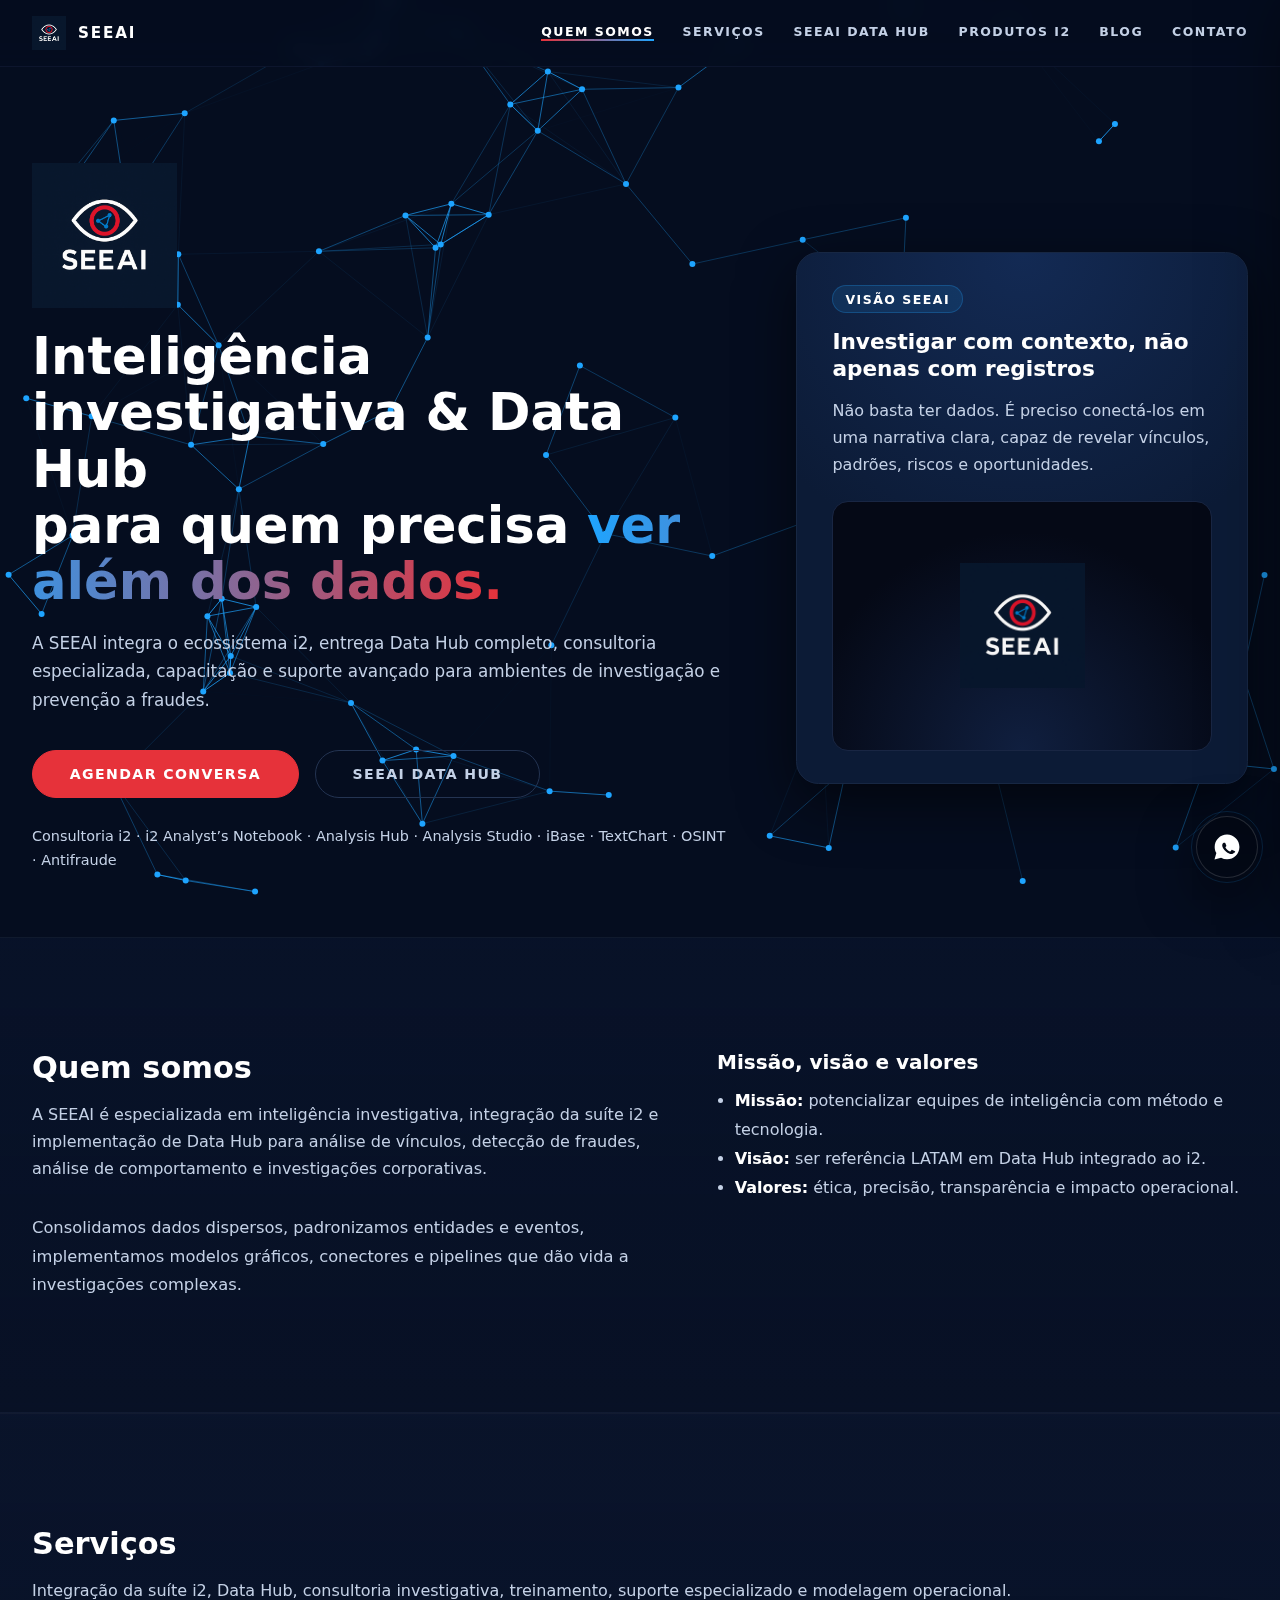
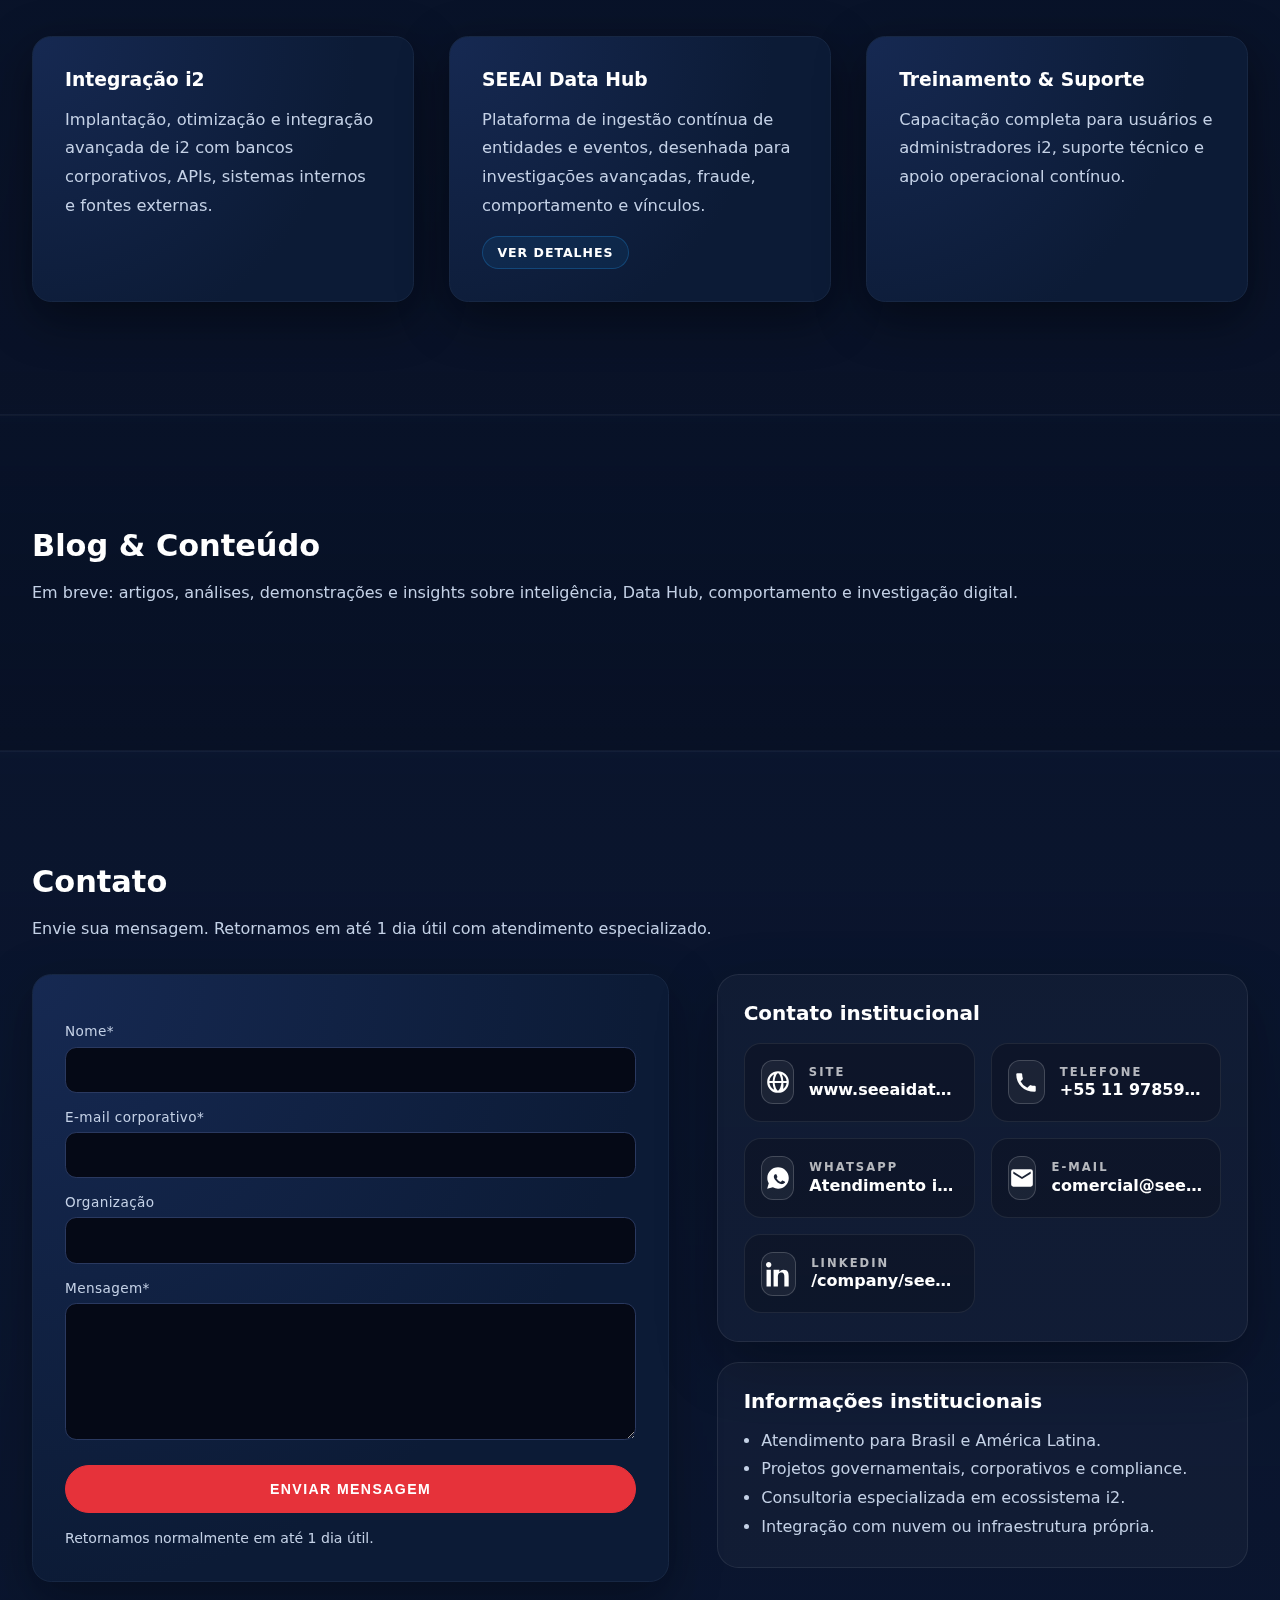
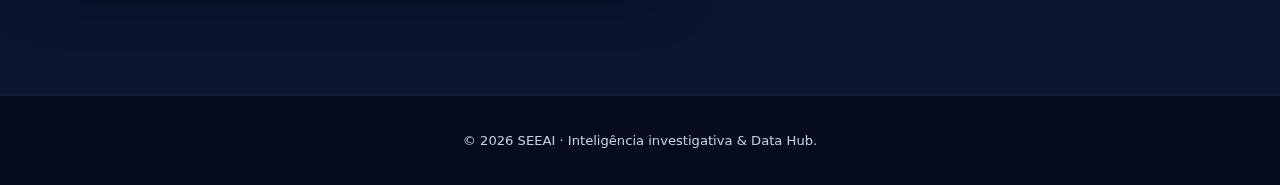
<file: index.html>
<!DOCTYPE html>
<html lang="pt-BR">
<head>
  <meta charset="UTF-8" />
  <title>SEEAI – Inteligência investigativa & Data Hub</title>
  <meta name="viewport" content="width=device-width, initial-scale=1.0" />
  <link rel="stylesheet" href="style.css" />
</head>

<body>
  <!-- Fundo animado -->
  <canvas id="network-bg"></canvas>

  <div class="content-wrapper">

    <!-- HEADER -->
    <header>
      <div class="nav-inner">

        <a href="index.html#top" class="brand">
          <img src="img/seeai-logo.png" alt="Logotipo SEEAI" class="logo-small" />
          <span class="brand-name">SEEAI</span>
        </a>

        <!-- NAV DESKTOP -->
        <nav class="nav-desktop" aria-label="Navegação principal">
          <ul>
            <li><a href="index.html#quem-somos" class="is-active">Quem somos</a></li>
            <li><a href="index.html#servicos">Serviços</a></li>
            <li><a href="datahub.html">SEEAI Data Hub</a></li>
            <li><a href="produtos-i2.html">Produtos i2</a></li>
            <li><a href="index.html#blog">Blog</a></li>
            <li><a href="index.html#contato">Contato</a></li>
          </ul>
        </nav>

        <!-- BOTÃO MOBILE -->
        <button class="nav-toggle"
                type="button"
                aria-label="Abrir menu"
                aria-controls="mobile-nav"
                aria-expanded="false">
          <span class="nav-toggle-lines" aria-hidden="true"></span>
        </button>

      </div>

      <!-- NAV MOBILE (drawer) -->
      <div id="mobile-nav" class="nav-mobile" aria-hidden="true">
        <div class="nav-mobile-inner">
          <div class="nav-mobile-top">
            <span class="nav-mobile-title">Menu</span>
            <button class="nav-close" type="button" aria-label="Fechar menu">
              <span aria-hidden="true">×</span>
            </button>
          </div>

          <a href="index.html#quem-somos" class="nav-mobile-link is-active">Quem somos</a>
          <a href="index.html#servicos" class="nav-mobile-link">Serviços</a>
          <a href="datahub.html" class="nav-mobile-link">SEEAI Data Hub</a>
          <a href="produtos-i2.html" class="nav-mobile-link">Produtos i2</a>
          <a href="index.html#blog" class="nav-mobile-link">Blog</a>
          <a href="index.html#contato" class="nav-mobile-link">Contato</a>
        </div>
      </div>

      <div class="nav-overlay" aria-hidden="true"></div>
    </header>

    <!-- HERO -->
    <section class="hero" id="top">
      <div class="hero-left">

        <img src="img/seeai-logo.png" class="logo-hero" alt="SEEAI Logo">

        <h1 class="hero-title">
          Inteligência investigativa & Data Hub<br>
          para quem precisa <span class="hero-highlight">ver além dos dados.</span>
        </h1>

        <p class="hero-subtitle">
          A SEEAI integra o ecossistema i2, entrega Data Hub completo,
          consultoria especializada, capacitação e suporte avançado
          para ambientes de investigação e prevenção a fraudes.
        </p>

        <div class="hero-actions">
          <a href="#contato" class="btn btn-primary">Agendar conversa</a>
          <a href="datahub.html" class="btn btn-secondary">SEEAI Data Hub</a>
        </div>

        <p class="hero-meta">
          Consultoria i2 · i2 Analyst’s Notebook · Analysis Hub · Analysis Studio · iBase · TextChart · OSINT · Antifraude
        </p>

      </div>

      <aside class="hero-panel">
        <span class="badge">Visão SEEAI</span>
        <h2>Investigar com contexto, não apenas com registros</h2>
        <p>
          Não basta ter dados. É preciso conectá-los em uma narrativa clara,
          capaz de revelar vínculos, padrões, riscos e oportunidades.
        </p>

        <div class="network">
          <div class="network-logo">
            <img src="img/seeai-logo.png" class="logo-network" alt="SEEAI">
          </div>
        </div>
      </aside>
    </section>

    <!-- BLOCO 1 - QUEM SOMOS -->
    <section id="quem-somos" class="section-large section-block alt1">
      <div class="two-column">
        <div>
          <h2 class="section-title">Quem somos</h2>
          <p class="section-sub">
            A SEEAI é especializada em inteligência investigativa, integração da suíte i2
            e implementação de Data Hub para análise de vínculos, detecção de fraudes,
            análise de comportamento e investigações corporativas.
          </p>

          <p class="text-body">
            Consolidamos dados dispersos, padronizamos entidades e eventos,
            implementamos modelos gráficos, conectores e pipelines que dão vida
            a investigações complexas.
          </p>
        </div>

        <div>
          <h3 class="section-title small">Missão, visão e valores</h3>
          <ul class="list">
            <li><strong>Missão:</strong> potencializar equipes de inteligência com método e tecnologia.</li>
            <li><strong>Visão:</strong> ser referência LATAM em Data Hub integrado ao i2.</li>
            <li><strong>Valores:</strong> ética, precisão, transparência e impacto operacional.</li>
          </ul>
        </div>
      </div>
    </section>

    <!-- BLOCO 2 - SERVIÇOS -->
    <section id="servicos" class="section-large section-block alt2">
      <h2 class="section-title">Serviços</h2>
      <p class="section-sub">
        Integração da suíte i2, Data Hub, consultoria investigativa, treinamento,
        suporte especializado e modelagem operacional.
      </p>

      <div class="grid-3 wide-grid">

        <article class="card tall-card">
          <h3>Integração i2</h3>
          <p class="text-body">
            Implantação, otimização e integração avançada de i2 com bancos corporativos,
            APIs, sistemas internos e fontes externas.
          </p>
        </article>

        <article class="card tall-card">
          <h3>SEEAI Data Hub</h3>
          <p class="text-body">
            Plataforma de ingestão contínua de entidades e eventos, desenhada para
            investigações avançadas, fraude, comportamento e vínculos.
          </p>
          <a href="datahub.html" class="pill link-pill">Ver detalhes</a>
        </article>

        <article class="card tall-card">
          <h3>Treinamento & Suporte</h3>
          <p class="text-body">
            Capacitação completa para usuários e administradores i2, suporte técnico
            e apoio operacional contínuo.
          </p>
        </article>

      </div>
    </section>

    <!-- BLOCO 3 - BLOG -->
    <section id="blog" class="section-large section-block alt1">
      <h2 class="section-title">Blog & Conteúdo</h2>
      <p class="section-sub">
        Em breve: artigos, análises, demonstrações e insights sobre inteligência,
        Data Hub, comportamento e investigação digital.
      </p>
    </section>

    <!-- BLOCO 4 - CONTATO -->
    <section id="contato" class="section-large section-block alt3">

      <h2 class="section-title">Contato</h2>
      <p class="section-sub">
        Envie sua mensagem. Retornamos em até 1 dia útil com atendimento especializado.
      </p>

      <div class="two-column">

        <!-- FORMULÁRIO COM BACKEND GOOGLE APPS SCRIPT -->
        <form class="contact-form"
              action="https://script.google.com/macros/s/AKfycbxCF6YKVuxBnIha5T504vrJXnzEMfhh_y2KzW88ejnf9VerBnwmDnGpl0Wh7CGLG7mo4g/exec"
              method="POST">

          <label for="nome">Nome*</label>
          <input id="nome" name="name" type="text" required />

          <label for="email">E-mail corporativo*</label>
          <input id="email" name="email" type="email" required />

          <label for="org">Organização</label>
          <input id="org" name="organization" type="text" />

          <label for="msg">Mensagem*</label>
          <textarea id="msg" name="message" rows="6" required></textarea>

          <button type="submit" class="btn btn-primary full-btn">
            Enviar mensagem
          </button>

          <p class="form-note">
            Retornamos normalmente em até 1 dia útil.
          </p>
        </form>

        <!-- CONTATOS PREMIUM + INSTITUCIONAL -->
        <div class="contact-right">

          <div class="contact-card-panel">
            <h3 class="section-title small">Contato institucional</h3>

            <div class="contact-cards">

              <a class="contact-item" href="https://www.seeaidata.com.br" target="_blank" rel="noopener noreferrer">
                <span class="icon-wrap" aria-hidden="true">
                  <!-- Globe -->
                  <svg viewBox="0 0 24 24" aria-hidden="true">
                    <path d="M12 2a10 10 0 100 20 10 10 0 000-20zm7.93 9H16.9a15.5 15.5 0 00-1.35-6.06A8.02 8.02 0 0119.93 11zM12 4c.86 0 2.44 2.23 3.14 7H8.86C9.56 6.23 11.14 4 12 4zM4.07 13H7.1a15.5 15.5 0 001.35 6.06A8.02 8.02 0 014.07 13zM7.1 11H4.07a8.02 8.02 0 014.38-6.06A15.5 15.5 0 007.1 11zm1.76 2h6.28c-.7 4.77-2.28 7-3.14 7-.86 0-2.44-2.23-3.14-7zm7.76 6.06A15.5 15.5 0 0016.9 13h3.03a8.02 8.02 0 01-4.41 6.06z"/>
                  </svg>
                </span>
                <span class="contact-text">
                  <span class="contact-label">Site</span>
                  <span class="contact-value">www.seeaidata.com.br</span>
                </span>
              </a>

              <a class="contact-item" href="tel:+5511978596000">
                <span class="icon-wrap" aria-hidden="true">
                  <!-- Phone -->
                  <svg viewBox="0 0 24 24" aria-hidden="true">
                    <path d="M6.62 10.79a15.05 15.05 0 006.59 6.59l2.2-2.2a1 1 0 011.01-.24c1.12.37 2.33.57 3.58.57a1 1 0 011 1V20a1 1 0 01-1 1C10.07 21 3 13.93 3 5a1 1 0 011-1h3.5a1 1 0 011 1c0 1.25.2 2.46.57 3.58a1 1 0 01-.24 1.01l-2.2 2.2z"/>
                  </svg>
                </span>
                <span class="contact-text">
                  <span class="contact-label">Telefone</span>
                  <span class="contact-value">+55 11 97859-6000</span>
                </span>
              </a>

              <a class="contact-item" href="https://wa.me/5511978596000" target="_blank" rel="noopener noreferrer">
                <span class="icon-wrap" aria-hidden="true">
                  <!-- WhatsApp (simplificado) -->
                  <svg viewBox="0 0 24 24" aria-hidden="true">
                    <path d="M12.04 2C6.58 2 2.14 6.44 2.14 11.9c0 1.74.46 3.44 1.34 4.95L2 22l5.26-1.38a9.86 9.86 0 004.78 1.22h.01c5.46 0 9.9-4.44 9.9-9.9S17.5 2 12.04 2zm5.77 14.29c-.24.67-1.18 1.28-1.63 1.35-.41.06-.93.09-1.5-.1-.35-.11-.8-.26-1.38-.51-2.43-1.05-4.02-3.48-4.14-3.65-.12-.17-.99-1.32-.99-2.52 0-1.2.63-1.79.85-2.03.22-.24.48-.3.64-.3h.46c.15 0 .35-.06.55.42.2.48.7 1.67.76 1.79.06.12.1.26.02.42-.08.17-.12.26-.24.4-.12.14-.25.31-.35.42-.12.12-.25.26-.1.51.15.26.66 1.1 1.42 1.78.98.88 1.81 1.15 2.07 1.28.26.12.41.11.57-.07.16-.18.65-.76.83-1.02.18-.26.35-.22.59-.13.24.09 1.5.71 1.76.84.26.13.43.2.49.31.06.11.06.65-.18 1.32z"/>
                  </svg>
                </span>
                <span class="contact-text">
                  <span class="contact-label">WhatsApp</span>
                  <span class="contact-value">Atendimento imediato</span>
                </span>
              </a>

              <a class="contact-item" href="mailto:comercial@seeaidata.com.br">
                <span class="icon-wrap" aria-hidden="true">
                  <!-- Mail -->
                  <svg viewBox="0 0 24 24" aria-hidden="true">
                    <path d="M20 4H4a2 2 0 00-2 2v12a2 2 0 002 2h16a2 2 0 002-2V6a2 2 0 00-2-2zm0 4l-8 5-8-5V6l8 5 8-5v2z"/>
                  </svg>
                </span>
                <span class="contact-text">
                  <span class="contact-label">E-mail</span>
                  <span class="contact-value">comercial@seeaidata.com.br</span>
                </span>
              </a>

              <a class="contact-item" href="https://www.linkedin.com/company/seeai-data" target="_blank" rel="noopener noreferrer">
                <span class="icon-wrap" aria-hidden="true">
                  <!-- LinkedIn -->
                  <svg viewBox="0 0 24 24" aria-hidden="true">
                    <path d="M4.98 3.5C4.98 4.88 3.87 6 2.5 6S0 4.88 0 3.5 1.12 1 2.5 1 4.98 2.12 4.98 3.5zM0.5 23.5h4V7.98h-4V23.5zM8.5 7.98h3.83v2.12h.06c.53-1 1.83-2.12 3.77-2.12 4.03 0 4.78 2.65 4.78 6.1v9.42h-4v-8.35c0-1.99-.04-4.55-2.77-4.55-2.77 0-3.19 2.16-3.19 4.4v8.5h-4V7.98z"/>
                  </svg>
                </span>
                <span class="contact-text">
                  <span class="contact-label">LinkedIn</span>
                  <span class="contact-value">/company/seeai-data</span>
                </span>
              </a>

            </div>
          </div>

          <div class="institutional-panel">
            <h3 class="section-title small">Informações institucionais</h3>
            <ul class="list">
              <li>Atendimento para Brasil e América Latina.</li>
              <li>Projetos governamentais, corporativos e compliance.</li>
              <li>Consultoria especializada em ecossistema i2.</li>
              <li>Integração com nuvem ou infraestrutura própria.</li>
            </ul>
          </div>

        </div>
      </div>
    </section>

    <!-- RODAPÉ -->
    <footer>
      © <span id="year"></span> SEEAI · Inteligência investigativa & Data Hub.
    </footer>

  </div>

  <!-- WhatsApp flutuante -->
  <a class="whatsapp-float"
     href="https://wa.me/5511978596000"
     target="_blank"
     rel="noopener noreferrer"
     aria-label="Fale conosco no WhatsApp">
    <span class="whatsapp-float__ring" aria-hidden="true"></span>
    <svg viewBox="0 0 24 24" aria-hidden="true">
      <path d="M12.04 2C6.58 2 2.14 6.44 2.14 11.9c0 1.74.46 3.44 1.34 4.95L2 22l5.26-1.38a9.86 9.86 0 004.78 1.22h.01c5.46 0 9.9-4.44 9.9-9.9S17.5 2 12.04 2zm5.77 14.29c-.24.67-1.18 1.28-1.63 1.35-.41.06-.93.09-1.5-.1-.35-.11-.8-.26-1.38-.51-2.43-1.05-4.02-3.48-4.14-3.65-.12-.17-.99-1.32-.99-2.52 0-1.2.63-1.79.85-2.03.22-.24.48-.3.64-.3h.46c.15 0 .35-.06.55.42.2.48.7 1.67.76 1.79.06.12.1.26.02.42-.08.17-.12.26-.24.4-.12.14-.25.31-.35.42-.12.12-.25.26-.1.51.15.26.66 1.1 1.42 1.78.98.88 1.81 1.15 2.07 1.28.26.12.41.11.57-.07.16-.18.65-.76.83-1.02.18-.26.35-.22.59-.13.24.09 1.5.71 1.76.84.26.13.43.2.49.31.06.11.06.65-.18 1.32z"/>
    </svg>
  </a>

  <!-- SCRIPT: ano + animação + menu -->
  <script>
    document.getElementById("year").textContent = new Date().getFullYear();

    /* ===== Canvas network ===== */
    const canvas = document.getElementById("network-bg");
    const ctx = canvas.getContext("2d");

    function resize() {
      canvas.width = window.innerWidth;
      canvas.height = window.innerHeight;
    }
    resize();
    window.addEventListener("resize", resize);

    let nodes = [];
    const NODE_COUNT = 90;
    const MAX_DISTANCE = 150;

    function initNodes() {
      nodes = [];
      for (let i = 0; i < NODE_COUNT; i++) {
        nodes.push({
          x: Math.random() * canvas.width,
          y: Math.random() * canvas.height,
          vx: (Math.random() - 0.5) * 0.6,
          vy: (Math.random() - 0.5) * 0.6
        });
      }
    }
    initNodes();

    function animate() {
      ctx.clearRect(0, 0, canvas.width, canvas.height);

      ctx.fillStyle = "rgba(5, 13, 31, 1)";
      ctx.fillRect(0, 0, canvas.width, canvas.height);

      nodes.forEach(node => {
        node.x += node.vx;
        node.y += node.vy;

        if (node.x < 0 || node.x > canvas.width) node.vx *= -1;
        if (node.y < 0 || node.y > canvas.height) node.vy *= -1;

        ctx.beginPath();
        ctx.arc(node.x, node.y, 3, 0, Math.PI * 2);
        ctx.fillStyle = "#1ea4ff";
        ctx.fill();

        if (Math.random() < 0.003) {
          ctx.beginPath();
          ctx.arc(node.x, node.y, 4, 0, Math.PI * 2);
          ctx.fillStyle = "#e6323a";
          ctx.fill();
        }
      });

      for (let a = 0; a < NODE_COUNT; a++) {
        for (let b = a + 1; b < NODE_COUNT; b++) {
          const dx = nodes[a].x - nodes[b].x;
          const dy = nodes[a].y - nodes[b].y;
          const dist = Math.sqrt(dx * dx + dy * dy);

          if (dist < MAX_DISTANCE) {
            ctx.strokeStyle = "rgba(30, 164, 255," + (1 - dist / MAX_DISTANCE) + ")";
            ctx.lineWidth = 1;
            ctx.beginPath();
            ctx.moveTo(nodes[a].x, nodes[a].y);
            ctx.lineTo(nodes[b].x, nodes[b].y);
            ctx.stroke();
          }
        }
      }

      requestAnimationFrame(animate);
    }
    animate();

    /* ===== Mobile nav (drawer) ===== */
    (function () {
      const root = document.documentElement;
      const toggle = document.querySelector(".nav-toggle");
      const drawer = document.getElementById("mobile-nav");
      const overlay = document.querySelector(".nav-overlay");
      const closeBtn = document.querySelector(".nav-close");
      const links = document.querySelectorAll(".nav-mobile-link, .nav-mobile-sublink");

      if (!toggle || !drawer || !overlay || !closeBtn) return;

      function openNav() {
        root.classList.add("nav-open");
        toggle.setAttribute("aria-expanded", "true");
        drawer.setAttribute("aria-hidden", "false");
        overlay.setAttribute("aria-hidden", "false");
        document.body.style.overflow = "hidden";
      }

      function closeNav() {
        root.classList.remove("nav-open");
        toggle.setAttribute("aria-expanded", "false");
        drawer.setAttribute("aria-hidden", "true");
        overlay.setAttribute("aria-hidden", "true");
        document.body.style.overflow = "";
      }

      toggle.addEventListener("click", () => {
        const isOpen = root.classList.contains("nav-open");
        isOpen ? closeNav() : openNav();
      });

      closeBtn.addEventListener("click", closeNav);
      overlay.addEventListener("click", closeNav);

      links.forEach(a => a.addEventListener("click", closeNav));

      document.addEventListener("keydown", (e) => {
        if (e.key === "Escape") closeNav();
      });
    })();
  </script>
</body>
</html>
</file>
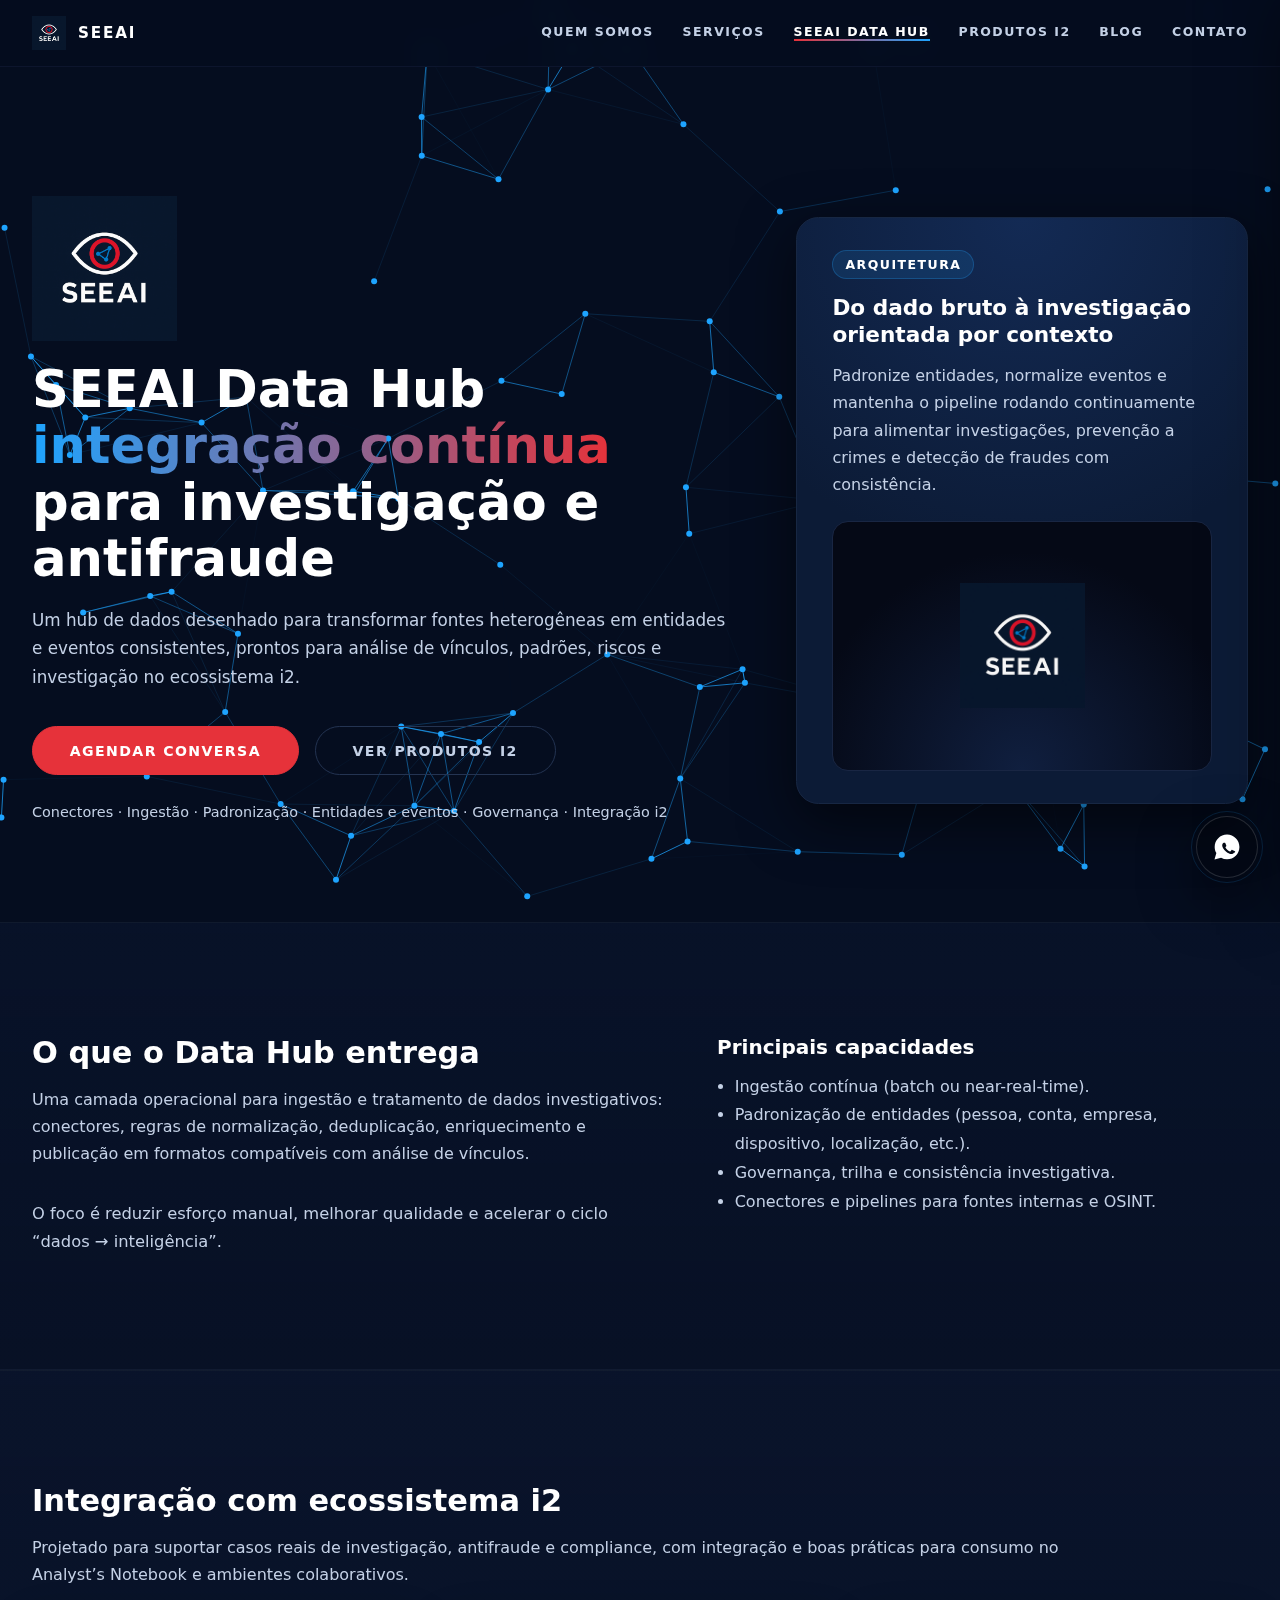
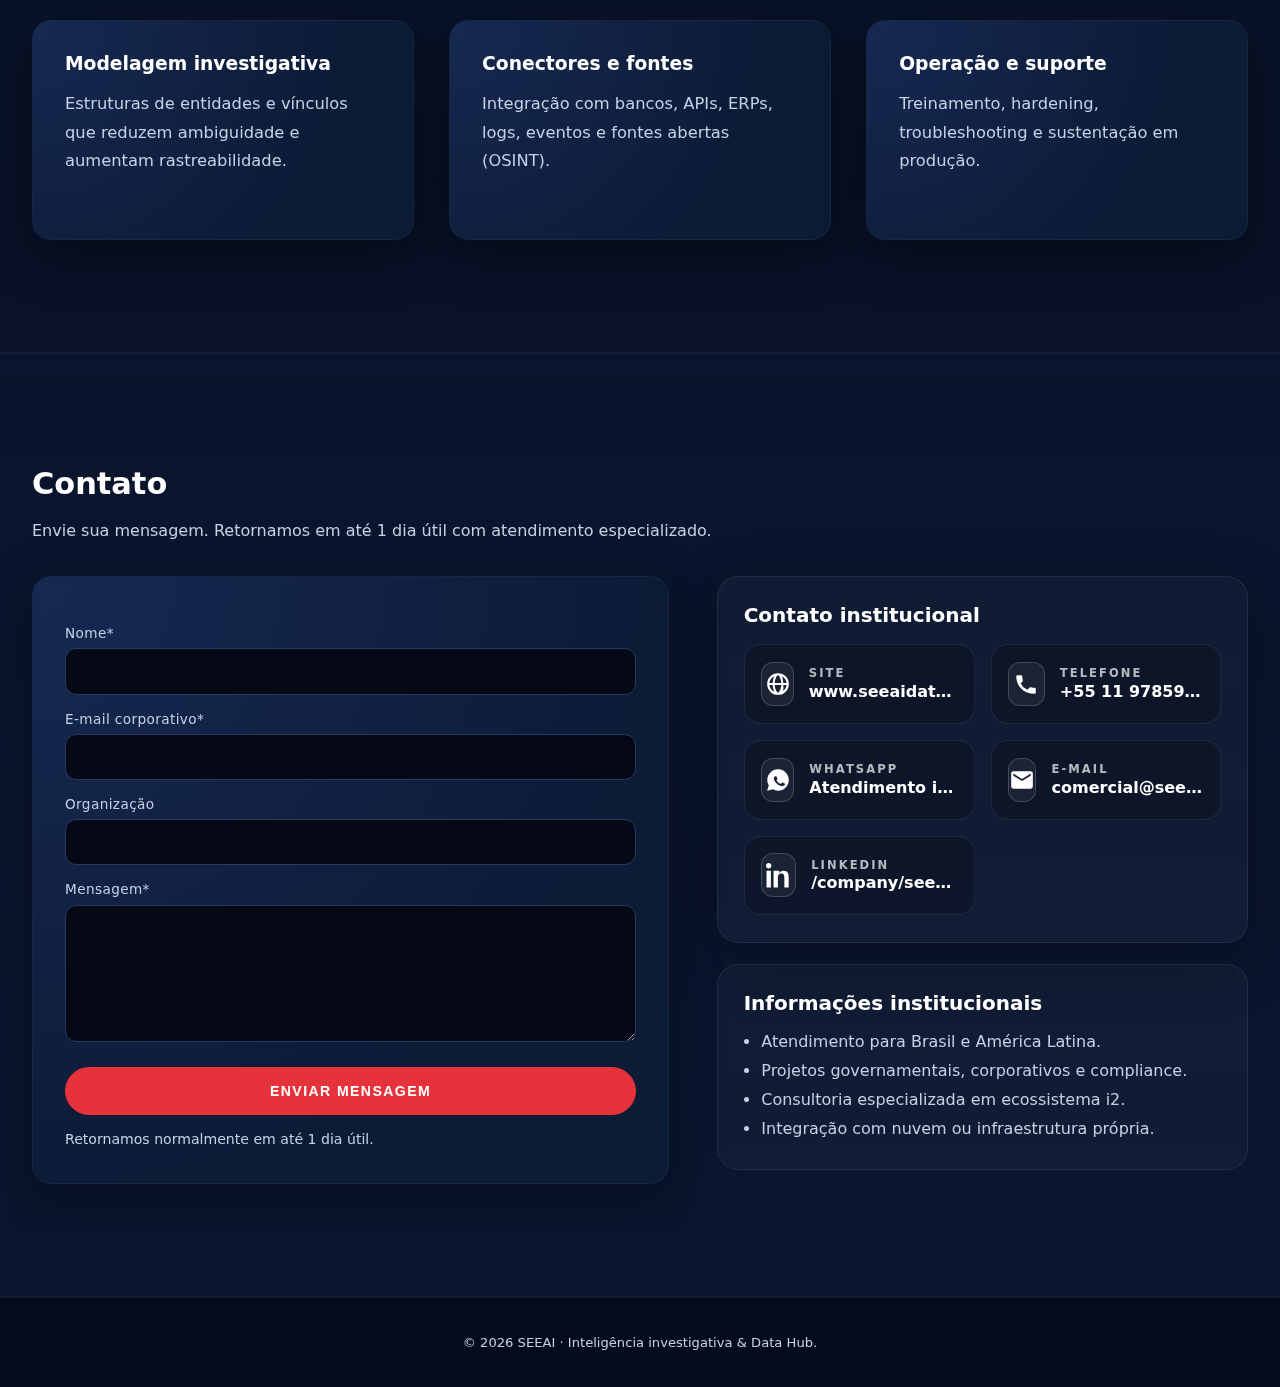
<file: datahub.html>
<!DOCTYPE html>
<html lang="pt-BR">
<head>
  <meta charset="UTF-8" />
  <title>SEEAI Data Hub | Integração & Inteligência Investigativa</title>
  <meta name="viewport" content="width=device-width, initial-scale=1.0" />
  <link rel="stylesheet" href="style.css" />
</head>

<body>
  <canvas id="network-bg"></canvas>

  <div class="content-wrapper">

    <!-- HEADER -->
    <header>
      <div class="nav-inner">

        <a href="index.html#top" class="brand">
          <img src="img/seeai-logo.png" alt="Logotipo SEEAI" class="logo-small" />
          <span class="brand-name">SEEAI</span>
        </a>

        <!-- NAV DESKTOP -->
        <nav class="nav-desktop" aria-label="Navegação principal">
          <ul>
            <li><a href="index.html#quem-somos">Quem somos</a></li>
            <li><a href="index.html#servicos">Serviços</a></li>
            <li><a href="datahub.html" class="is-active">SEEAI Data Hub</a></li>
            <li><a href="produtos-i2.html">Produtos i2</a></li>
            <li><a href="index.html#blog">Blog</a></li>
            <li><a href="index.html#contato">Contato</a></li>
          </ul>
        </nav>

        <!-- BOTÃO MOBILE -->
        <button class="nav-toggle"
                type="button"
                aria-label="Abrir menu"
                aria-controls="mobile-nav"
                aria-expanded="false">
          <span class="nav-toggle-lines" aria-hidden="true"></span>
        </button>
      </div>

      <!-- NAV MOBILE -->
      <div id="mobile-nav" class="nav-mobile" aria-hidden="true">
        <div class="nav-mobile-inner">
          <div class="nav-mobile-top">
            <span class="nav-mobile-title">Menu</span>
            <button class="nav-close" type="button" aria-label="Fechar menu">
              <span aria-hidden="true">×</span>
            </button>
          </div>

          <a href="index.html#quem-somos" class="nav-mobile-link">Quem somos</a>
          <a href="index.html#servicos" class="nav-mobile-link">Serviços</a>
          <a href="datahub.html" class="nav-mobile-link is-active">SEEAI Data Hub</a>
          <a href="produtos-i2.html" class="nav-mobile-link">Produtos i2</a>
          <a href="index.html#blog" class="nav-mobile-link">Blog</a>
          <a href="index.html#contato" class="nav-mobile-link">Contato</a>
        </div>
      </div>

      <div class="nav-overlay" aria-hidden="true"></div>
    </header>

    <!-- HERO -->
    <section class="hero" id="top">
      <div class="hero-left">
        <img src="img/seeai-logo.png" class="logo-hero" alt="SEEAI Logo">

        <h1 class="hero-title">
          SEEAI Data Hub<br>
          <span class="hero-highlight">integração contínua</span> para investigação e antifraude
        </h1>

        <p class="hero-subtitle">
          Um hub de dados desenhado para transformar fontes heterogêneas em entidades e eventos consistentes,
          prontos para análise de vínculos, padrões, riscos e investigação no ecossistema i2.
        </p>

        <div class="hero-actions">
          <a href="index.html#contato" class="btn btn-primary">Agendar conversa</a>
          <a href="produtos-i2.html" class="btn btn-secondary">Ver produtos i2</a>
        </div>

        <p class="hero-meta">
          Conectores · Ingestão · Padronização · Entidades e eventos · Governança · Integração i2
        </p>
      </div>

      <aside class="hero-panel">
        <span class="badge">Arquitetura</span>
        <h2>Do dado bruto à investigação orientada por contexto</h2>
        <p>
          Padronize entidades, normalize eventos e mantenha o pipeline rodando continuamente para alimentar
          investigações, prevenção a crimes e detecção de fraudes com consistência.
        </p>

        <div class="network">
          <div class="network-logo">
            <img src="img/seeai-logo.png" class="logo-network" alt="SEEAI">
          </div>
        </div>
      </aside>
    </section>

    <!-- BLOCO 1 -->
    <section class="section-large section-block alt1">
      <div class="two-column">
        <div>
          <h2 class="section-title">O que o Data Hub entrega</h2>
          <p class="section-sub">
            Uma camada operacional para ingestão e tratamento de dados investigativos: conectores, regras de normalização,
            deduplicação, enriquecimento e publicação em formatos compatíveis com análise de vínculos.
          </p>
          <p class="text-body">
            O foco é reduzir esforço manual, melhorar qualidade e acelerar o ciclo “dados → inteligência”.
          </p>
        </div>

        <div>
          <h3 class="section-title small">Principais capacidades</h3>
          <ul class="list">
            <li>Ingestão contínua (batch ou near-real-time).</li>
            <li>Padronização de entidades (pessoa, conta, empresa, dispositivo, localização, etc.).</li>
            <li>Governança, trilha e consistência investigativa.</li>
            <li>Conectores e pipelines para fontes internas e OSINT.</li>
          </ul>
        </div>
      </div>
    </section>

    <!-- BLOCO 2 -->
    <section class="section-large section-block alt2">
      <h2 class="section-title">Integração com ecossistema i2</h2>
      <p class="section-sub">
        Projetado para suportar casos reais de investigação, antifraude e compliance, com integração e boas práticas
        para consumo no Analyst’s Notebook e ambientes colaborativos.
      </p>

      <div class="grid-3">
        <article class="card tall-card">
          <h3>Modelagem investigativa</h3>
          <p class="text-body">Estruturas de entidades e vínculos que reduzem ambiguidade e aumentam rastreabilidade.</p>
        </article>

        <article class="card tall-card">
          <h3>Conectores e fontes</h3>
          <p class="text-body">Integração com bancos, APIs, ERPs, logs, eventos e fontes abertas (OSINT).</p>
        </article>

        <article class="card tall-card">
          <h3>Operação e suporte</h3>
          <p class="text-body">Treinamento, hardening, troubleshooting e sustentação em produção.</p>
        </article>
      </div>
    </section>

    <!-- CONTATO -->
    <section class="section-large section-block alt3" id="contato">
      <h2 class="section-title">Contato</h2>
      <p class="section-sub">
        Envie sua mensagem. Retornamos em até 1 dia útil com atendimento especializado.
      </p>

      <div class="two-column">
        <form class="contact-form"
              action="https://script.google.com/macros/s/AKfycbxCF6YKVuxBnIha5T504vrJXnzEMfhh_y2KzW88ejnf9VerBnwmDnGpl0Wh7CGLG7mo4g/exec"
              method="POST">

          <label for="nome">Nome*</label>
          <input id="nome" name="name" type="text" required />

          <label for="email">E-mail corporativo*</label>
          <input id="email" name="email" type="email" required />

          <label for="org">Organização</label>
          <input id="org" name="organization" type="text" />

          <label for="msg">Mensagem*</label>
          <textarea id="msg" name="message" rows="6" required></textarea>

          <button type="submit" class="btn btn-primary full-btn">Enviar mensagem</button>
          <p class="form-note">Retornamos normalmente em até 1 dia útil.</p>
        </form>

        <div class="contact-right">
          <div class="contact-card-panel">
            <h3 class="section-title small">Contato institucional</h3>

            <div class="contact-cards">
              <a class="contact-item" href="https://www.seeaidata.com.br" target="_blank" rel="noopener noreferrer">
                <span class="icon-wrap" aria-hidden="true">
                  <svg viewBox="0 0 24 24"><path d="M12 2a10 10 0 100 20 10 10 0 000-20zm7.93 9H16.9a15.5 15.5 0 00-1.35-6.06A8.02 8.02 0 0119.93 11zM12 4c.86 0 2.44 2.23 3.14 7H8.86C9.56 6.23 11.14 4 12 4zM4.07 13H7.1a15.5 15.5 0 001.35 6.06A8.02 8.02 0 014.07 13zM7.1 11H4.07a8.02 8.02 0 014.38-6.06A15.5 15.5 0 007.1 11zm1.76 2h6.28c-.7 4.77-2.28 7-3.14 7-.86 0-2.44-2.23-3.14-7zm7.76 6.06A15.5 15.5 0 0016.9 13h3.03a8.02 8.02 0 01-4.41 6.06z"/></svg>
                </span>
                <span class="contact-text">
                  <span class="contact-label">Site</span>
                  <span class="contact-value">www.seeaidata.com.br</span>
                </span>
              </a>

              <a class="contact-item" href="tel:+5511978596000">
                <span class="icon-wrap" aria-hidden="true">
                  <svg viewBox="0 0 24 24"><path d="M6.62 10.79a15.05 15.05 0 006.59 6.59l2.2-2.2a1 1 0 011.01-.24c1.12.37 2.33.57 3.58.57a1 1 0 011 1V20a1 1 0 01-1 1C10.07 21 3 13.93 3 5a1 1 0 011-1h3.5a1 1 0 011 1c0 1.25.2 2.46.57 3.58a1 1 0 01-.24 1.01l-2.2 2.2z"/></svg>
                </span>
                <span class="contact-text">
                  <span class="contact-label">Telefone</span>
                  <span class="contact-value">+55 11 97859-6000</span>
                </span>
              </a>

              <a class="contact-item" href="https://wa.me/5511978596000" target="_blank" rel="noopener noreferrer">
                <span class="icon-wrap" aria-hidden="true">
                  <svg viewBox="0 0 24 24"><path d="M12.04 2C6.58 2 2.14 6.44 2.14 11.9c0 1.74.46 3.44 1.34 4.95L2 22l5.26-1.38a9.86 9.86 0 004.78 1.22h.01c5.46 0 9.9-4.44 9.9-9.9S17.5 2 12.04 2zm5.77 14.29c-.24.67-1.18 1.28-1.63 1.35-.41.06-.93.09-1.5-.1-.35-.11-.8-.26-1.38-.51-2.43-1.05-4.02-3.48-4.14-3.65-.12-.17-.99-1.32-.99-2.52 0-1.2.63-1.79.85-2.03.22-.24.48-.3.64-.3h.46c.15 0 .35-.06.55.42.2.48.7 1.67.76 1.79.06.12.1.26.02.42-.08.17-.12.26-.24.4-.12.14-.25.31-.35.42-.12.12-.25.26-.1.51.15.26.66 1.1 1.42 1.78.98.88 1.81 1.15 2.07 1.28.26.12.41.11.57-.07.16-.18.65-.76.83-1.02.18-.26.35-.22.59-.13.24.09 1.5.71 1.76.84.26.13.43.2.49.31.06.11.06.65-.18 1.32z"/></svg>
                </span>
                <span class="contact-text">
                  <span class="contact-label">WhatsApp</span>
                  <span class="contact-value">Atendimento imediato</span>
                </span>
              </a>

              <a class="contact-item" href="mailto:comercial@seeaidata.com.br">
                <span class="icon-wrap" aria-hidden="true">
                  <svg viewBox="0 0 24 24"><path d="M20 4H4a2 2 0 00-2 2v12a2 2 0 002 2h16a2 2 0 002-2V6a2 2 0 00-2-2zm0 4l-8 5-8-5V6l8 5 8-5v2z"/></svg>
                </span>
                <span class="contact-text">
                  <span class="contact-label">E-mail</span>
                  <span class="contact-value">comercial@seeaidata.com.br</span>
                </span>
              </a>

              <a class="contact-item" href="https://www.linkedin.com/company/seeai-data" target="_blank" rel="noopener noreferrer">
                <span class="icon-wrap" aria-hidden="true">
                  <svg viewBox="0 0 24 24"><path d="M4.98 3.5C4.98 4.88 3.87 6 2.5 6S0 4.88 0 3.5 1.12 1 2.5 1 4.98 2.12 4.98 3.5zM0.5 23.5h4V7.98h-4V23.5zM8.5 7.98h3.83v2.12h.06c.53-1 1.83-2.12 3.77-2.12 4.03 0 4.78 2.65 4.78 6.1v9.42h-4v-8.35c0-1.99-.04-4.55-2.77-4.55-2.77 0-3.19 2.16-3.19 4.4v8.5h-4V7.98z"/></svg>
                </span>
                <span class="contact-text">
                  <span class="contact-label">LinkedIn</span>
                  <span class="contact-value">/company/seeai-data</span>
                </span>
              </a>
            </div>
          </div>

          <div class="institutional-panel">
            <h3 class="section-title small">Informações institucionais</h3>
            <ul class="list">
              <li>Atendimento para Brasil e América Latina.</li>
              <li>Projetos governamentais, corporativos e compliance.</li>
              <li>Consultoria especializada em ecossistema i2.</li>
              <li>Integração com nuvem ou infraestrutura própria.</li>
            </ul>
          </div>
        </div>
      </div>
    </section>

    <footer>
      © <span id="year"></span> SEEAI · Inteligência investigativa & Data Hub.
    </footer>

  </div>

  <a class="whatsapp-float"
     href="https://wa.me/5511978596000"
     target="_blank"
     rel="noopener noreferrer"
     aria-label="Fale conosco no WhatsApp">
    <span class="whatsapp-float__ring" aria-hidden="true"></span>
    <svg viewBox="0 0 24 24" aria-hidden="true">
      <path d="M12.04 2C6.58 2 2.14 6.44 2.14 11.9c0 1.74.46 3.44 1.34 4.95L2 22l5.26-1.38a9.86 9.86 0 004.78 1.22h.01c5.46 0 9.9-4.44 9.9-9.9S17.5 2 12.04 2zm5.77 14.29c-.24.67-1.18 1.28-1.63 1.35-.41.06-.93.09-1.5-.1-.35-.11-.8-.26-1.38-.51-2.43-1.05-4.02-3.48-4.14-3.65-.12-.17-.99-1.32-.99-2.52 0-1.2.63-1.79.85-2.03.22-.24.48-.3.64-.3h.46c.15 0 .35-.06.55.42.2.48.7 1.67.76 1.79.06.12.1.26.02.42-.08.17-.12.26-.24.4-.12.14-.25.31-.35.42-.12.12-.25.26-.1.51.15.26.66 1.1 1.42 1.78.98.88 1.81 1.15 2.07 1.28.26.12.41.11.57-.07.16-.18.65-.76.83-1.02.18-.26.35-.22.59-.13.24.09 1.5.71 1.76.84.26.13.43.2.49.31.06.11.06.65-.18 1.32z"/>
    </svg>
  </a>

  <script>
    document.getElementById("year").textContent = new Date().getFullYear();

    const canvas = document.getElementById("network-bg");
    const ctx = canvas.getContext("2d");

    function resize() {
      canvas.width = window.innerWidth;
      canvas.height = window.innerHeight;
    }
    resize();
    window.addEventListener("resize", resize);

    let nodes = [];
    const NODE_COUNT = 90;
    const MAX_DISTANCE = 150;

    function initNodes() {
      nodes = [];
      for (let i = 0; i < NODE_COUNT; i++) {
        nodes.push({
          x: Math.random() * canvas.width,
          y: Math.random() * canvas.height,
          vx: (Math.random() - 0.5) * 0.6,
          vy: (Math.random() - 0.5) * 0.6
        });
      }
    }
    initNodes();

    function animate() {
      ctx.clearRect(0, 0, canvas.width, canvas.height);

      ctx.fillStyle = "rgba(5, 13, 31, 1)";
      ctx.fillRect(0, 0, canvas.width, canvas.height);

      nodes.forEach(node => {
        node.x += node.vx;
        node.y += node.vy;

        if (node.x < 0 || node.x > canvas.width) node.vx *= -1;
        if (node.y < 0 || node.y > canvas.height) node.vy *= -1;

        ctx.beginPath();
        ctx.arc(node.x, node.y, 3, 0, Math.PI * 2);
        ctx.fillStyle = "#1ea4ff";
        ctx.fill();

        if (Math.random() < 0.003) {
          ctx.beginPath();
          ctx.arc(node.x, node.y, 4, 0, Math.PI * 2);
          ctx.fillStyle = "#e6323a";
          ctx.fill();
        }
      });

      for (let a = 0; a < NODE_COUNT; a++) {
        for (let b = a + 1; b < NODE_COUNT; b++) {
          const dx = nodes[a].x - nodes[b].x;
          const dy = nodes[a].y - nodes[b].y;
          const dist = Math.sqrt(dx * dx + dy * dy);

          if (dist < MAX_DISTANCE) {
            ctx.strokeStyle = "rgba(30, 164, 255," + (1 - dist / MAX_DISTANCE) + ")";
            ctx.lineWidth = 1;
            ctx.beginPath();
            ctx.moveTo(nodes[a].x, nodes[a].y);
            ctx.lineTo(nodes[b].x, nodes[b].y);
            ctx.stroke();
          }
        }
      }

      requestAnimationFrame(animate);
    }
    animate();

    (function () {
      const root = document.documentElement;
      const toggle = document.querySelector(".nav-toggle");
      const drawer = document.getElementById("mobile-nav");
      const overlay = document.querySelector(".nav-overlay");
      const closeBtn = document.querySelector(".nav-close");
      const links = document.querySelectorAll(".nav-mobile-link, .nav-mobile-sublink");

      if (!toggle || !drawer || !overlay || !closeBtn) return;

      function openNav() {
        root.classList.add("nav-open");
        toggle.setAttribute("aria-expanded", "true");
        drawer.setAttribute("aria-hidden", "false");
        overlay.setAttribute("aria-hidden", "false");
        document.body.style.overflow = "hidden";
      }

      function closeNav() {
        root.classList.remove("nav-open");
        toggle.setAttribute("aria-expanded", "false");
        drawer.setAttribute("aria-hidden", "true");
        overlay.setAttribute("aria-hidden", "true");
        document.body.style.overflow = "";
      }

      toggle.addEventListener("click", () => {
        const isOpen = root.classList.contains("nav-open");
        isOpen ? closeNav() : openNav();
      });

      closeBtn.addEventListener("click", closeNav);
      overlay.addEventListener("click", closeNav);

      links.forEach(a => a.addEventListener("click", closeNav));

      document.addEventListener("keydown", (e) => {
        if (e.key === "Escape") closeNav();
      });
    })();
  </script>
</body>
</html>
</file>
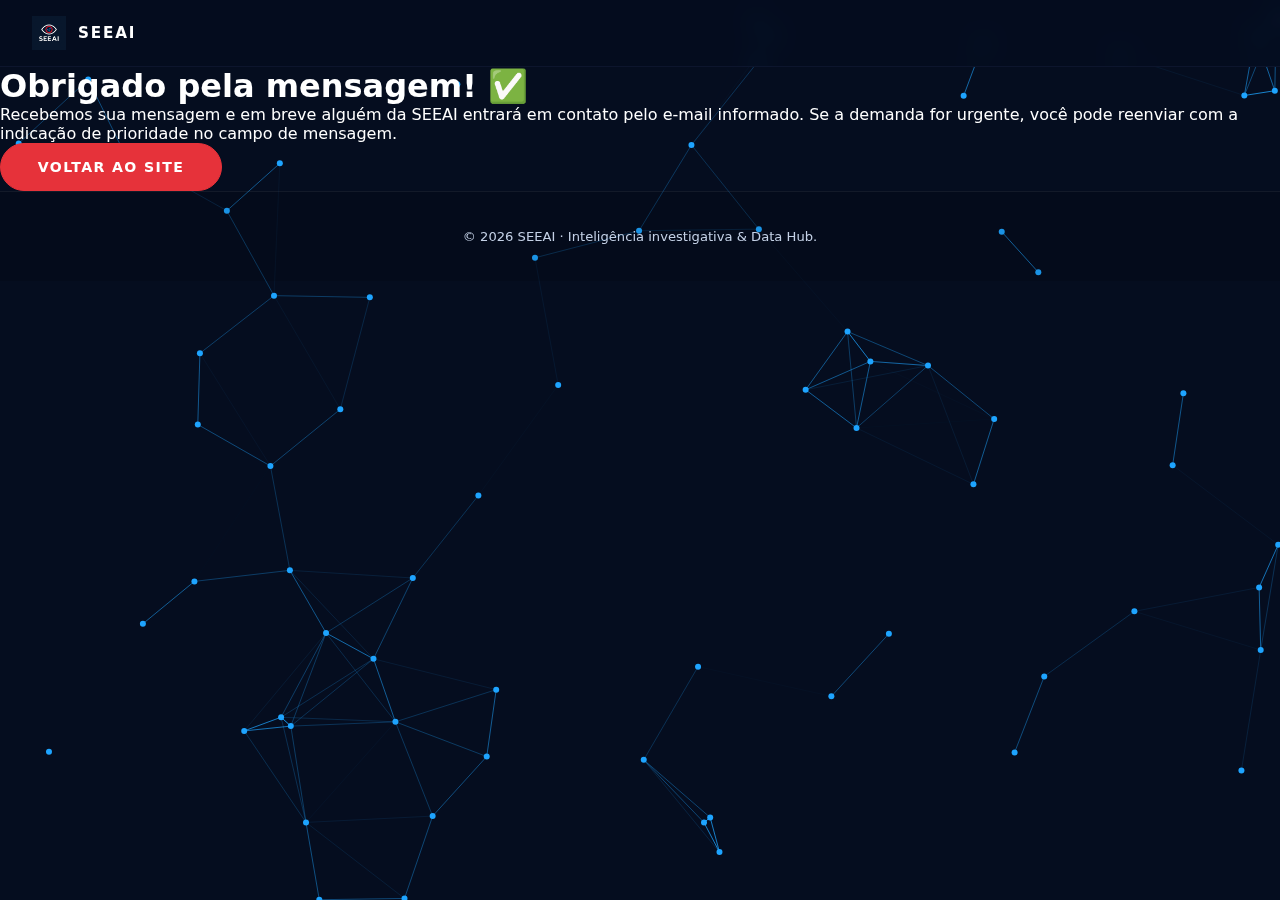
<file: obrigado.html>
<!DOCTYPE html>
<html lang="pt-BR">
<head>
  <meta charset="UTF-8" />
  <title>Mensagem enviada | SEEAI</title>
  <meta name="viewport" content="width=device-width, initial-scale=1.0" />
  <link rel="stylesheet" href="style.css" />
</head>
<body>

  <canvas id="network-bg"></canvas>

  <div class="content-wrapper">
    <header>
      <div class="nav-inner">
        <a href="index.html#top" class="brand">
          <img src="img/seeai-logo.png" alt="Logotipo SEEAI" class="logo-small" />
          <span class="brand-name">SEEAI</span>
        </a>
      </div>
    </header>

    <main class="obrigado-container">
      <h1 class="obrigado-title">Obrigado pela mensagem! ✅</h1>
      <p class="obrigado-text">
        Recebemos sua mensagem e em breve alguém da SEEAI entrará em contato
        pelo e-mail informado. Se a demanda for urgente, você pode reenviar
        com a indicação de prioridade no campo de mensagem.
      </p>

      <a href="index.html#top" class="btn btn-primary">
        Voltar ao site
      </a>
    </main>

    <footer>
      © <span id="year"></span> SEEAI · Inteligência investigativa & Data Hub.
    </footer>
  </div>

  <script>
    document.getElementById("year").textContent = new Date().getFullYear();

    const canvas = document.getElementById("network-bg");
    const ctx = canvas.getContext("2d");

    function resize() {
      canvas.width = window.innerWidth;
      canvas.height = window.innerHeight;
    }

    resize();
    window.addEventListener("resize", resize);

    let nodes = [];
    const NODE_COUNT = 70;
    const MAX_DISTANCE = 140;

    function initNodes() {
      nodes = [];
      for (let i = 0; i < NODE_COUNT; i++) {
        nodes.push({
          x: Math.random() * canvas.width,
          y: Math.random() * canvas.height,
          vx: (Math.random() - 0.5) * 0.5,
          vy: (Math.random() - 0.5) * 0.5
        });
      }
    }

    initNodes();

    function animate() {
      ctx.clearRect(0, 0, canvas.width, canvas.height);

      ctx.fillStyle = "rgba(5, 13, 31, 1)";
      ctx.fillRect(0, 0, canvas.width, canvas.height);

      nodes.forEach(node => {
        node.x += node.vx;
        node.y += node.vy;

        if (node.x < 0 || node.x > canvas.width) node.vx *= -1;
        if (node.y < 0 || node.y > canvas.height) node.vy *= -1;

        ctx.beginPath();
        ctx.arc(node.x, node.y, 3, 0, Math.PI * 2);
        ctx.fillStyle = "#1ea4ff";
        ctx.fill();

        if (Math.random() < 0.002) {
          ctx.beginPath();
          ctx.arc(node.x, node.y, 4, 0, Math.PI * 2);
          ctx.fillStyle = "#e6323a";
          ctx.fill();
        }
      });

      for (let a = 0; a < NODE_COUNT; a++) {
        for (let b = a + 1; b < NODE_COUNT; b++) {
          const dx = nodes[a].x - nodes[b].x;
          const dy = nodes[a].y - nodes[b].y;
          const dist = Math.sqrt(dx * dx + dy * dy);

          if (dist < MAX_DISTANCE) {
            ctx.strokeStyle = "rgba(30, 164, 255," + (1 - dist / MAX_DISTANCE) + ")";
            ctx.lineWidth = 1;
            ctx.beginPath();
            ctx.moveTo(nodes[a].x, nodes[a].y);
            ctx.lineTo(nodes[b].x, nodes[b].y);
            ctx.stroke();
          }
        }
      }

      requestAnimationFrame(animate);
    }

    animate();
  </script>

</body>
</html>
</file>
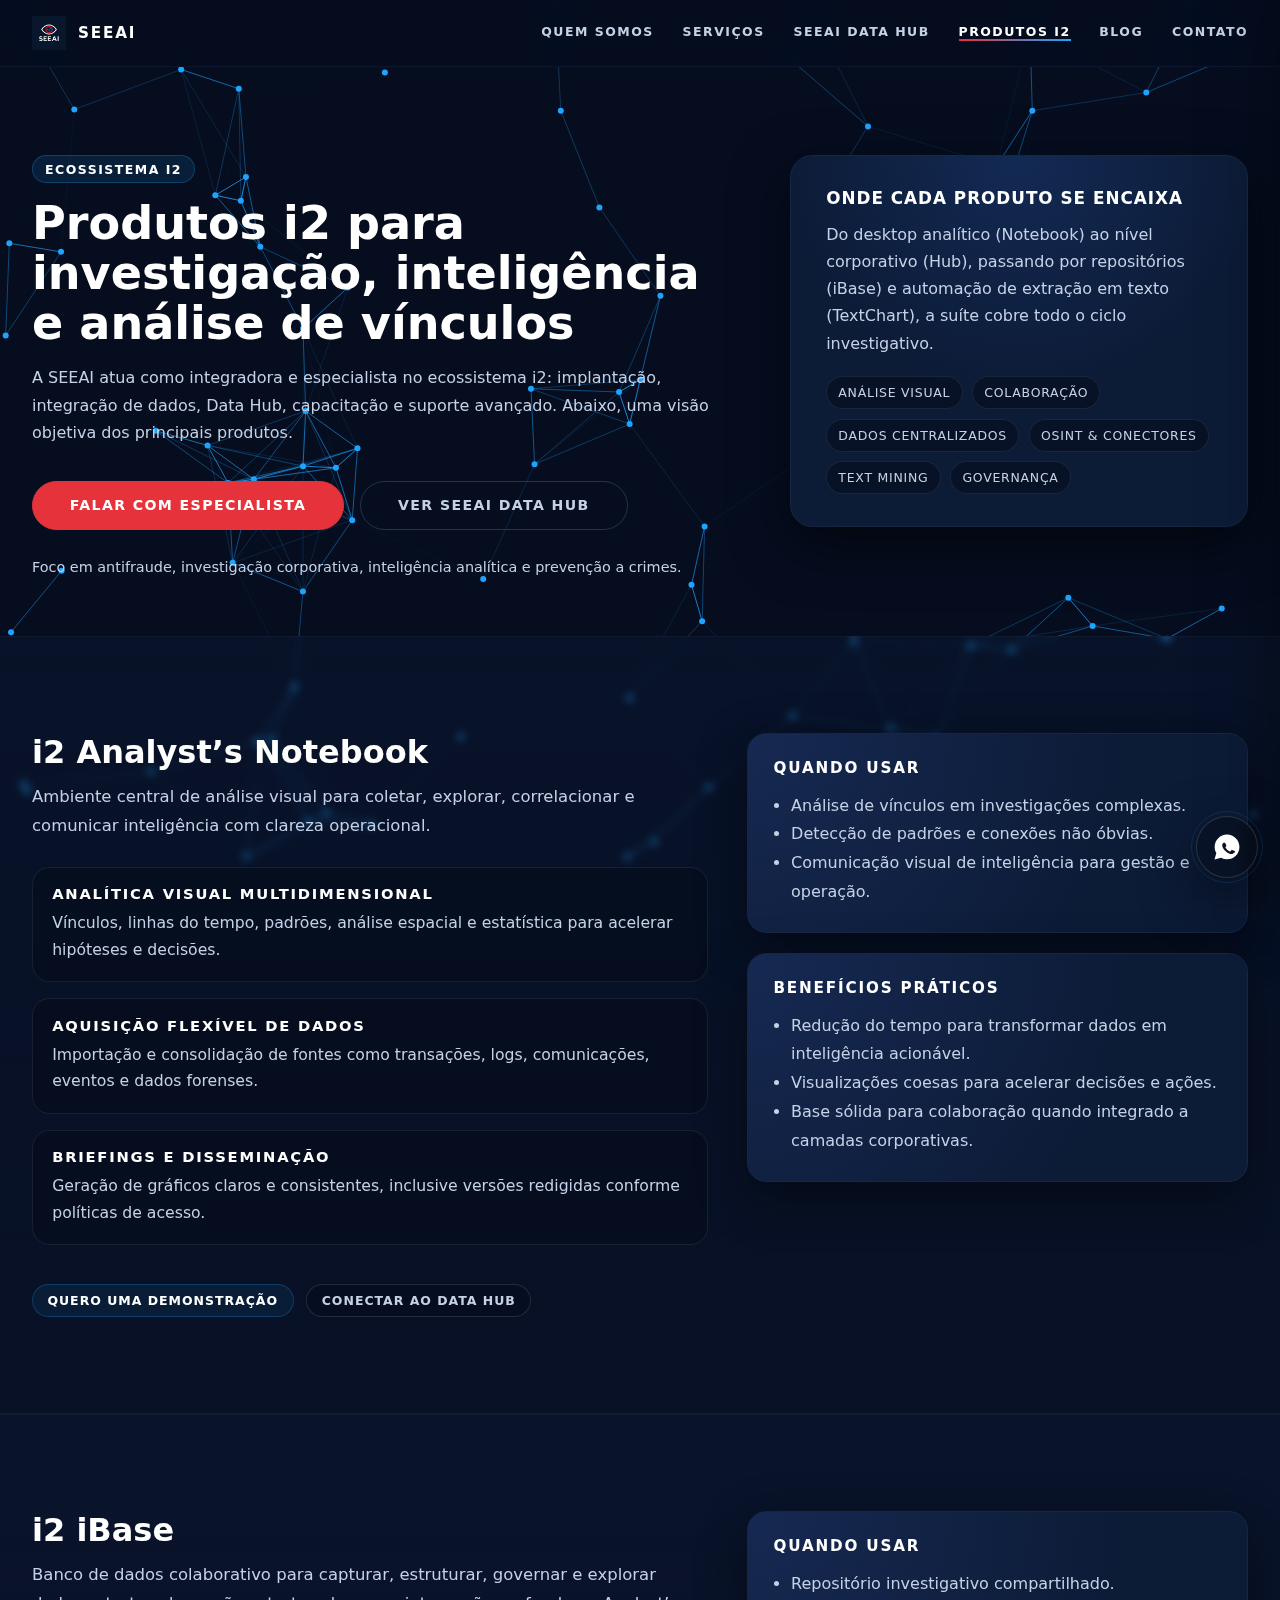
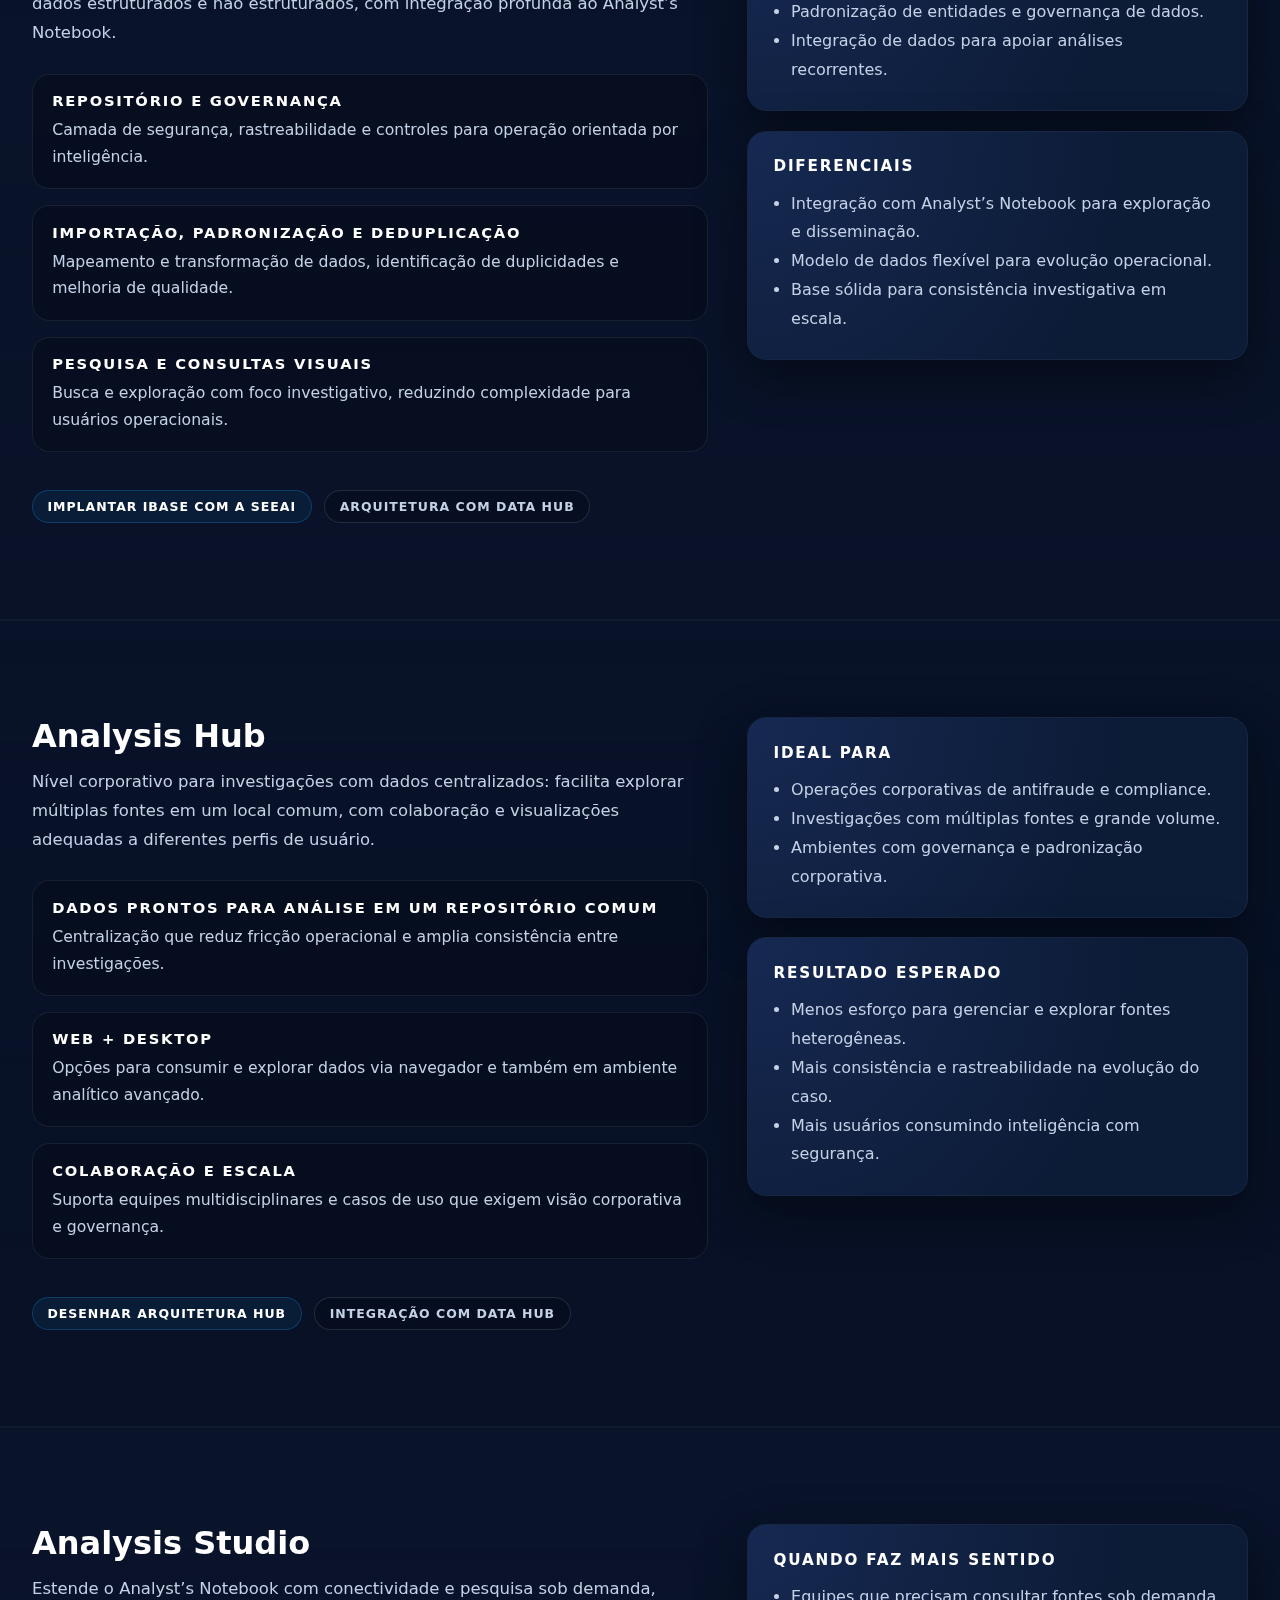
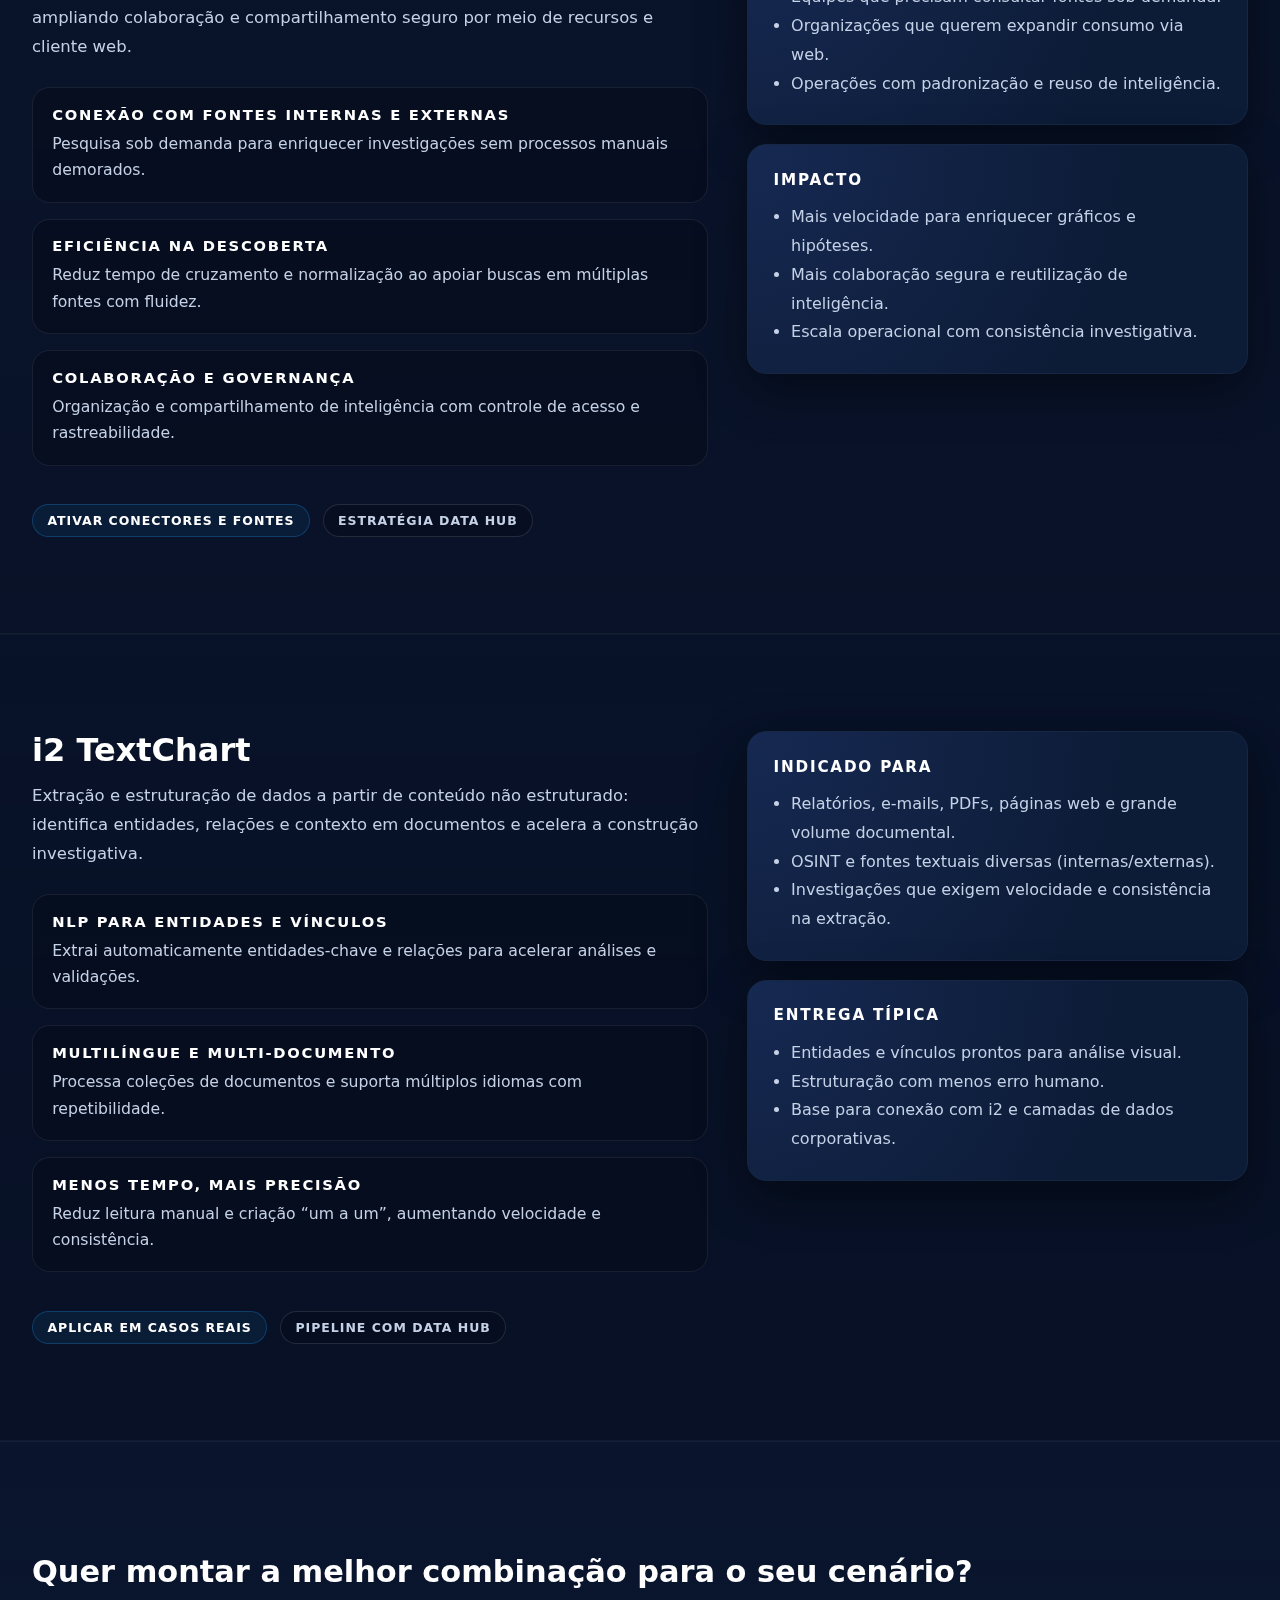
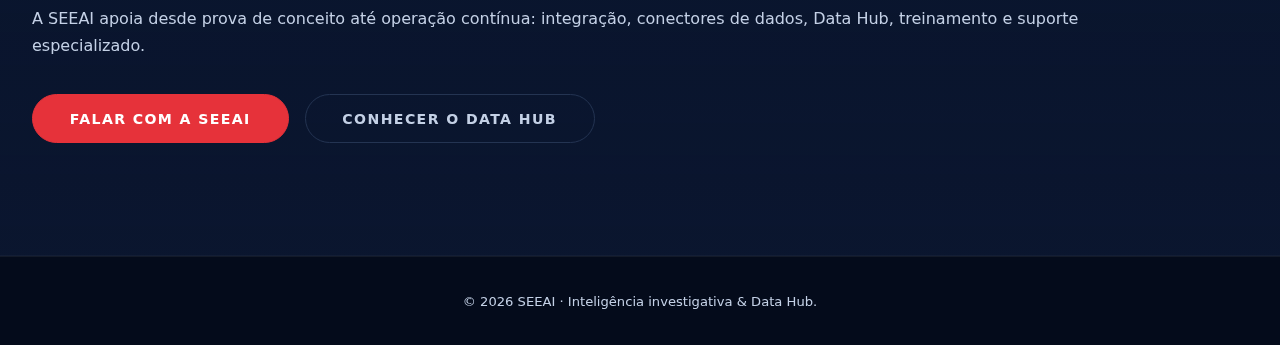
<file: produtos-i2.html>
<!DOCTYPE html>
<html lang="pt-BR">
<head>
  <meta charset="UTF-8" />
  <title>Produtos i2 | SEEAI</title>
  <meta name="viewport" content="width=device-width, initial-scale=1.0" />
  <link rel="stylesheet" href="style.css" />
</head>

<body>
  <canvas id="network-bg"></canvas>

  <div class="content-wrapper">

    <!-- HEADER -->
    <header>
      <div class="nav-inner">

        <a href="index.html#top" class="brand">
          <img src="img/seeai-logo.png" alt="Logotipo SEEAI" class="logo-small" />
          <span class="brand-name">SEEAI</span>
        </a>

        <!-- NAV DESKTOP -->
        <nav class="nav-desktop" aria-label="Navegação principal">
          <ul>
            <li><a href="index.html#quem-somos">Quem somos</a></li>
            <li><a href="index.html#servicos">Serviços</a></li>
            <li><a href="datahub.html">SEEAI Data Hub</a></li>
            <li><a href="produtos-i2.html" class="is-active">Produtos i2</a></li>
            <li><a href="index.html#blog">Blog</a></li>
            <li><a href="index.html#contato">Contato</a></li>
          </ul>
        </nav>

        <!-- BOTÃO MOBILE -->
        <button class="nav-toggle"
                type="button"
                aria-label="Abrir menu"
                aria-controls="mobile-nav"
                aria-expanded="false">
          <span class="nav-toggle-lines" aria-hidden="true"></span>
        </button>

      </div>

      <!-- NAV MOBILE -->
      <div id="mobile-nav" class="nav-mobile" aria-hidden="true">
        <div class="nav-mobile-inner">
          <div class="nav-mobile-top">
            <span class="nav-mobile-title">Menu</span>
            <button class="nav-close" type="button" aria-label="Fechar menu">
              <span aria-hidden="true">×</span>
            </button>
          </div>

          <a href="index.html#quem-somos" class="nav-mobile-link">Quem somos</a>
          <a href="index.html#servicos" class="nav-mobile-link">Serviços</a>
          <a href="datahub.html" class="nav-mobile-link">SEEAI Data Hub</a>
          <a href="produtos-i2.html" class="nav-mobile-link is-active">Produtos i2</a>
          <a href="index.html#blog" class="nav-mobile-link">Blog</a>
          <a href="index.html#contato" class="nav-mobile-link">Contato</a>

          <!-- SUBITENS (âncoras) -->
          <div class="nav-mobile-section">
            <div class="nav-mobile-section-title">Produtos</div>
            <a href="#analysts-notebook" class="nav-mobile-sublink" data-sub="analysts-notebook">Analyst’s Notebook</a>
            <a href="#ibase" class="nav-mobile-sublink" data-sub="ibase">iBase</a>
            <a href="#analysis-hub" class="nav-mobile-sublink" data-sub="analysis-hub">Analysis Hub</a>
            <a href="#analysis-studio" class="nav-mobile-sublink" data-sub="analysis-studio">Analysis Studio</a>
            <a href="#textchart" class="nav-mobile-sublink" data-sub="textchart">TextChart</a>
          </div>
        </div>
      </div>

      <div class="nav-overlay" aria-hidden="true"></div>
    </header>

    <!-- HERO -->
    <section class="product-hero" id="top">
      <div class="product-hero-inner">
        <div class="product-hero-left">
          <span class="badge">Ecossistema i2</span>
          <h1 class="product-hero-title">
            Produtos i2 para investigação, inteligência e análise de vínculos
          </h1>
          <p class="product-hero-subtitle">
            A SEEAI atua como integradora e especialista no ecossistema i2: implantação, integração de dados,
            Data Hub, capacitação e suporte avançado. Abaixo, uma visão objetiva dos principais produtos.
          </p>

          <div class="hero-actions">
            <a href="index.html#contato" class="btn btn-primary">Falar com especialista</a>
            <a href="datahub.html" class="btn btn-secondary">Ver SEEAI Data Hub</a>
          </div>

          <p class="hero-meta">
            Foco em antifraude, investigação corporativa, inteligência analítica e prevenção a crimes.
          </p>
        </div>

        <aside class="product-hero-panel">
          <h2>Onde cada produto se encaixa</h2>
          <p>
            Do desktop analítico (Notebook) ao nível corporativo (Hub), passando por repositórios (iBase)
            e automação de extração em texto (TextChart), a suíte cobre todo o ciclo investigativo.
          </p>

          <div class="product-hero-mini-grid">
            <div class="mini-pill">Análise visual</div>
            <div class="mini-pill">Colaboração</div>
            <div class="mini-pill">Dados centralizados</div>
            <div class="mini-pill">OSINT & conectores</div>
            <div class="mini-pill">Text mining</div>
            <div class="mini-pill">Governança</div>
          </div>
        </aside>
      </div>
    </section>

    <!-- FAIXAS -->
    <section class="product-band band-a" id="analysts-notebook">
      <div class="product-band-inner">
        <div class="product-band-left">
          <h2 class="product-title">i2 Analyst’s Notebook</h2>
          <p class="product-lead">
            Ambiente central de análise visual para coletar, explorar, correlacionar e comunicar inteligência
            com clareza operacional.
          </p>

          <div class="product-bullets">
            <div class="bullet">
              <h3>Analítica visual multidimensional</h3>
              <p>Vínculos, linhas do tempo, padrões, análise espacial e estatística para acelerar hipóteses e decisões.</p>
            </div>
            <div class="bullet">
              <h3>Aquisição flexível de dados</h3>
              <p>Importação e consolidação de fontes como transações, logs, comunicações, eventos e dados forenses.</p>
            </div>
            <div class="bullet">
              <h3>Briefings e disseminação</h3>
              <p>Geração de gráficos claros e consistentes, inclusive versões redigidas conforme políticas de acesso.</p>
            </div>
          </div>

          <div class="product-cta-row">
            <a class="pill link-pill" href="index.html#contato">Quero uma demonstração</a>
            <a class="pill ghost-pill" href="datahub.html">Conectar ao Data Hub</a>
          </div>
        </div>

        <div class="product-band-right">
          <div class="product-card">
            <h3>Quando usar</h3>
            <ul class="list">
              <li>Análise de vínculos em investigações complexas.</li>
              <li>Detecção de padrões e conexões não óbvias.</li>
              <li>Comunicação visual de inteligência para gestão e operação.</li>
            </ul>
          </div>

          <div class="product-card">
            <h3>Benefícios práticos</h3>
            <ul class="list">
              <li>Redução do tempo para transformar dados em inteligência acionável.</li>
              <li>Visualizações coesas para acelerar decisões e ações.</li>
              <li>Base sólida para colaboração quando integrado a camadas corporativas.</li>
            </ul>
          </div>
        </div>
      </div>
    </section>

    <section class="product-band band-b" id="ibase">
      <div class="product-band-inner">
        <div class="product-band-left">
          <h2 class="product-title">i2 iBase</h2>
          <p class="product-lead">
            Banco de dados colaborativo para capturar, estruturar, governar e explorar dados estruturados e não estruturados,
            com integração profunda ao Analyst’s Notebook.
          </p>

          <div class="product-bullets">
            <div class="bullet">
              <h3>Repositório e governança</h3>
              <p>Camada de segurança, rastreabilidade e controles para operação orientada por inteligência.</p>
            </div>
            <div class="bullet">
              <h3>Importação, padronização e deduplicação</h3>
              <p>Mapeamento e transformação de dados, identificação de duplicidades e melhoria de qualidade.</p>
            </div>
            <div class="bullet">
              <h3>Pesquisa e consultas visuais</h3>
              <p>Busca e exploração com foco investigativo, reduzindo complexidade para usuários operacionais.</p>
            </div>
          </div>

          <div class="product-cta-row">
            <a class="pill link-pill" href="index.html#contato">Implantar iBase com a SEEAI</a>
            <a class="pill ghost-pill" href="datahub.html">Arquitetura com Data Hub</a>
          </div>
        </div>

        <div class="product-band-right">
          <div class="product-card">
            <h3>Quando usar</h3>
            <ul class="list">
              <li>Repositório investigativo compartilhado.</li>
              <li>Padronização de entidades e governança de dados.</li>
              <li>Integração de dados para apoiar análises recorrentes.</li>
            </ul>
          </div>

          <div class="product-card">
            <h3>Diferenciais</h3>
            <ul class="list">
              <li>Integração com Analyst’s Notebook para exploração e disseminação.</li>
              <li>Modelo de dados flexível para evolução operacional.</li>
              <li>Base sólida para consistência investigativa em escala.</li>
            </ul>
          </div>
        </div>
      </div>
    </section>

    <section class="product-band band-a" id="analysis-hub">
      <div class="product-band-inner">
        <div class="product-band-left">
          <h2 class="product-title">Analysis Hub</h2>
          <p class="product-lead">
            Nível corporativo para investigações com dados centralizados: facilita explorar múltiplas fontes em um local comum,
            com colaboração e visualizações adequadas a diferentes perfis de usuário.
          </p>

          <div class="product-bullets">
            <div class="bullet">
              <h3>Dados prontos para análise em um repositório comum</h3>
              <p>Centralização que reduz fricção operacional e amplia consistência entre investigações.</p>
            </div>
            <div class="bullet">
              <h3>Web + desktop</h3>
              <p>Opções para consumir e explorar dados via navegador e também em ambiente analítico avançado.</p>
            </div>
            <div class="bullet">
              <h3>Colaboração e escala</h3>
              <p>Suporta equipes multidisciplinares e casos de uso que exigem visão corporativa e governança.</p>
            </div>
          </div>

          <div class="product-cta-row">
            <a class="pill link-pill" href="index.html#contato">Desenhar arquitetura Hub</a>
            <a class="pill ghost-pill" href="datahub.html">Integração com Data Hub</a>
          </div>
        </div>

        <div class="product-band-right">
          <div class="product-card">
            <h3>Ideal para</h3>
            <ul class="list">
              <li>Operações corporativas de antifraude e compliance.</li>
              <li>Investigações com múltiplas fontes e grande volume.</li>
              <li>Ambientes com governança e padronização corporativa.</li>
            </ul>
          </div>

          <div class="product-card">
            <h3>Resultado esperado</h3>
            <ul class="list">
              <li>Menos esforço para gerenciar e explorar fontes heterogêneas.</li>
              <li>Mais consistência e rastreabilidade na evolução do caso.</li>
              <li>Mais usuários consumindo inteligência com segurança.</li>
            </ul>
          </div>
        </div>
      </div>
    </section>

    <section class="product-band band-b" id="analysis-studio">
      <div class="product-band-inner">
        <div class="product-band-left">
          <h2 class="product-title">Analysis Studio</h2>
          <p class="product-lead">
            Estende o Analyst’s Notebook com conectividade e pesquisa sob demanda, ampliando colaboração e compartilhamento seguro
            por meio de recursos e cliente web.
          </p>

          <div class="product-bullets">
            <div class="bullet">
              <h3>Conexão com fontes internas e externas</h3>
              <p>Pesquisa sob demanda para enriquecer investigações sem processos manuais demorados.</p>
            </div>
            <div class="bullet">
              <h3>Eficiência na descoberta</h3>
              <p>Reduz tempo de cruzamento e normalização ao apoiar buscas em múltiplas fontes com fluidez.</p>
            </div>
            <div class="bullet">
              <h3>Colaboração e governança</h3>
              <p>Organização e compartilhamento de inteligência com controle de acesso e rastreabilidade.</p>
            </div>
          </div>

          <div class="product-cta-row">
            <a class="pill link-pill" href="index.html#contato">Ativar conectores e fontes</a>
            <a class="pill ghost-pill" href="datahub.html">Estratégia Data Hub</a>
          </div>
        </div>

        <div class="product-band-right">
          <div class="product-card">
            <h3>Quando faz mais sentido</h3>
            <ul class="list">
              <li>Equipes que precisam consultar fontes sob demanda.</li>
              <li>Organizações que querem expandir consumo via web.</li>
              <li>Operações com padronização e reuso de inteligência.</li>
            </ul>
          </div>

          <div class="product-card">
            <h3>Impacto</h3>
            <ul class="list">
              <li>Mais velocidade para enriquecer gráficos e hipóteses.</li>
              <li>Mais colaboração segura e reutilização de inteligência.</li>
              <li>Escala operacional com consistência investigativa.</li>
            </ul>
          </div>
        </div>
      </div>
    </section>

    <section class="product-band band-a" id="textchart">
      <div class="product-band-inner">
        <div class="product-band-left">
          <h2 class="product-title">i2 TextChart</h2>
          <p class="product-lead">
            Extração e estruturação de dados a partir de conteúdo não estruturado: identifica entidades, relações e contexto
            em documentos e acelera a construção investigativa.
          </p>

          <div class="product-bullets">
            <div class="bullet">
              <h3>NLP para entidades e vínculos</h3>
              <p>Extrai automaticamente entidades-chave e relações para acelerar análises e validações.</p>
            </div>
            <div class="bullet">
              <h3>Multilíngue e multi-documento</h3>
              <p>Processa coleções de documentos e suporta múltiplos idiomas com repetibilidade.</p>
            </div>
            <div class="bullet">
              <h3>Menos tempo, mais precisão</h3>
              <p>Reduz leitura manual e criação “um a um”, aumentando velocidade e consistência.</p>
            </div>
          </div>

          <div class="product-cta-row">
            <a class="pill link-pill" href="index.html#contato">Aplicar em casos reais</a>
            <a class="pill ghost-pill" href="datahub.html">Pipeline com Data Hub</a>
          </div>
        </div>

        <div class="product-band-right">
          <div class="product-card">
            <h3>Indicado para</h3>
            <ul class="list">
              <li>Relatórios, e-mails, PDFs, páginas web e grande volume documental.</li>
              <li>OSINT e fontes textuais diversas (internas/externas).</li>
              <li>Investigações que exigem velocidade e consistência na extração.</li>
            </ul>
          </div>

          <div class="product-card">
            <h3>Entrega típica</h3>
            <ul class="list">
              <li>Entidades e vínculos prontos para análise visual.</li>
              <li>Estruturação com menos erro humano.</li>
              <li>Base para conexão com i2 e camadas de dados corporativas.</li>
            </ul>
          </div>
        </div>
      </div>
    </section>

    <section class="section-large section-block alt3">
      <h2 class="section-title">Quer montar a melhor combinação para o seu cenário?</h2>
      <p class="section-sub">
        A SEEAI apoia desde prova de conceito até operação contínua: integração, conectores de dados, Data Hub,
        treinamento e suporte especializado.
      </p>
      <div class="hero-actions">
        <a href="index.html#contato" class="btn btn-primary">Falar com a SEEAI</a>
        <a href="datahub.html" class="btn btn-secondary">Conhecer o Data Hub</a>
      </div>
    </section>

    <footer>
      © <span id="year"></span> SEEAI · Inteligência investigativa & Data Hub.
    </footer>

  </div>

  <a class="whatsapp-float"
     href="https://wa.me/5511978596000"
     target="_blank"
     rel="noopener noreferrer"
     aria-label="Fale conosco no WhatsApp">
    <span class="whatsapp-float__ring" aria-hidden="true"></span>
    <svg viewBox="0 0 24 24" aria-hidden="true">
      <path d="M12.04 2C6.58 2 2.14 6.44 2.14 11.9c0 1.74.46 3.44 1.34 4.95L2 22l5.26-1.38a9.86 9.86 0 004.78 1.22h.01c5.46 0 9.9-4.44 9.9-9.9S17.5 2 12.04 2zm5.77 14.29c-.24.67-1.18 1.28-1.63 1.35-.41.06-.93.09-1.5-.1-.35-.11-.8-.26-1.38-.51-2.43-1.05-4.02-3.48-4.14-3.65-.12-.17-.99-1.32-.99-2.52 0-1.2.63-1.79.85-2.03.22-.24.48-.3.64-.3h.46c.15 0 .35-.06.55.42.2.48.7 1.67.76 1.79.06.12.1.26.02.42-.08.17-.12.26-.24.4-.12.14-.25.31-.35.42-.12.12-.25.26-.1.51.15.26.66 1.1 1.42 1.78.98.88 1.81 1.15 2.07 1.28.26.12.41.11.57-.07.16-.18.65-.76.83-1.02.18-.26.35-.22.59-.13.24.09 1.5.71 1.76.84.26.13.43.2.49.31.06.11.06.65-.18 1.32z"/>
    </svg>
  </a>

  <script>
    document.getElementById("year").textContent = new Date().getFullYear();

    /* Canvas */
    const canvas = document.getElementById("network-bg");
    const ctx = canvas.getContext("2d");

    function resize() {
      canvas.width = window.innerWidth;
      canvas.height = window.innerHeight;
    }
    resize();
    window.addEventListener("resize", resize);

    let nodes = [];
    const NODE_COUNT = 90;
    const MAX_DISTANCE = 150;

    function initNodes() {
      nodes = [];
      for (let i = 0; i < NODE_COUNT; i++) {
        nodes.push({
          x: Math.random() * canvas.width,
          y: Math.random() * canvas.height,
          vx: (Math.random() - 0.5) * 0.6,
          vy: (Math.random() - 0.5) * 0.6
        });
      }
    }
    initNodes();

    function animate() {
      ctx.clearRect(0, 0, canvas.width, canvas.height);

      ctx.fillStyle = "rgba(5, 13, 31, 1)";
      ctx.fillRect(0, 0, canvas.width, canvas.height);

      nodes.forEach(node => {
        node.x += node.vx;
        node.y += node.vy;

        if (node.x < 0 || node.x > canvas.width) node.vx *= -1;
        if (node.y < 0 || node.y > canvas.height) node.vy *= -1;

        ctx.beginPath();
        ctx.arc(node.x, node.y, 3, 0, Math.PI * 2);
        ctx.fillStyle = "#1ea4ff";
        ctx.fill();

        if (Math.random() < 0.003) {
          ctx.beginPath();
          ctx.arc(node.x, node.y, 4, 0, Math.PI * 2);
          ctx.fillStyle = "#e6323a";
          ctx.fill();
        }
      });

      for (let a = 0; a < NODE_COUNT; a++) {
        for (let b = a + 1; b < NODE_COUNT; b++) {
          const dx = nodes[a].x - nodes[b].x;
          const dy = nodes[a].y - nodes[b].y;
          const dist = Math.sqrt(dx * dx + dy * dy);

          if (dist < MAX_DISTANCE) {
            ctx.strokeStyle = "rgba(30, 164, 255," + (1 - dist / MAX_DISTANCE) + ")";
            ctx.lineWidth = 1;
            ctx.beginPath();
            ctx.moveTo(nodes[a].x, nodes[a].y);
            ctx.lineTo(nodes[b].x, nodes[b].y);
            ctx.stroke();
          }
        }
      }

      requestAnimationFrame(animate);
    }
    animate();

    /* Mobile nav + destaque do subitem por hash */
    (function () {
      const root = document.documentElement;
      const toggle = document.querySelector(".nav-toggle");
      const drawer = document.getElementById("mobile-nav");
      const overlay = document.querySelector(".nav-overlay");
      const closeBtn = document.querySelector(".nav-close");
      const links = document.querySelectorAll(".nav-mobile-link, .nav-mobile-sublink");
      const sublinks = document.querySelectorAll(".nav-mobile-sublink");

      if (!toggle || !drawer || !overlay || !closeBtn) return;

      function openNav() {
        root.classList.add("nav-open");
        toggle.setAttribute("aria-expanded", "true");
        drawer.setAttribute("aria-hidden", "false");
        overlay.setAttribute("aria-hidden", "false");
        document.body.style.overflow = "hidden";
      }

      function closeNav() {
        root.classList.remove("nav-open");
        toggle.setAttribute("aria-expanded", "false");
        drawer.setAttribute("aria-hidden", "true");
        overlay.setAttribute("aria-hidden", "true");
        document.body.style.overflow = "";
      }

      toggle.addEventListener("click", () => {
        const isOpen = root.classList.contains("nav-open");
        isOpen ? closeNav() : openNav();
      });

      closeBtn.addEventListener("click", closeNav);
      overlay.addEventListener("click", closeNav);
      links.forEach(a => a.addEventListener("click", closeNav));
      document.addEventListener("keydown", (e) => { if (e.key === "Escape") closeNav(); });

      function markSubActive() {
        const hash = (location.hash || "").replace("#", "");
        sublinks.forEach(a => a.classList.remove("is-active"));
        if (!hash) return;
        const el = document.querySelector('.nav-mobile-sublink[data-sub="' + hash + '"]');
        if (el) el.classList.add("is-active");
      }

      window.addEventListener("hashchange", markSubActive);
      markSubActive();
    })();
  </script>
</body>
</html>
</file>
<file: style.css>
:root {
  --navy: #050d1f;
  --panel: rgba(5, 13, 31, 0.88);
  --card: #0c1b36;
  --card2: #0b1933;

  --white: #ffffff;
  --red: #e6323a;
  --blue: #1ea4ff;
  --muted: #c4d1e6;
  --border: #172743;

  --shadow: rgba(0, 0, 0, 0.55);
}

/* RESET */
* { margin: 0; padding: 0; box-sizing: border-box; }
html { scroll-behavior: smooth; }

/* Ajuda quando o header sticky cobre âncoras */
:target { scroll-margin-top: 90px; }

body {
  font-family: system-ui, -apple-system, BlinkMacSystemFont, "Segoe UI", sans-serif;
  background: var(--navy);
  color: var(--white);
  min-height: 100vh;
  overflow-x: hidden;
}

/* Acessibilidade */
.sr-only {
  position: absolute !important;
  width: 1px; height: 1px;
  padding: 0; margin: -1px;
  overflow: hidden;
  clip: rect(0,0,0,0);
  white-space: nowrap;
  border: 0;
}

/* CANVAS ANIMADO */
#network-bg {
  position: fixed;
  inset: 0;
  width: 100%;
  height: 100%;
  z-index: -2;
}

/* CONTEÚDO */
.content-wrapper {
  z-index: 10;
  position: relative;
}

/* LINKS */
a { color: inherit; text-decoration: none; }

/* HEADER */
header {
  position: sticky;
  top: 0;
  z-index: 30;
  background: var(--panel);
  border-bottom: 1px solid rgba(20, 28, 56, 0.6);
  backdrop-filter: blur(10px);
}

.nav-inner {
  max-width: 1380px;
  margin: 0 auto;
  padding: 1rem 2rem;
  display: flex;
  justify-content: space-between;
  align-items: center;
  gap: 1.5rem;
}

.brand {
  display: flex;
  align-items: center;
  gap: 0.75rem;
  min-width: 180px;
}

.logo-small { height: 34px; width: auto; }

.brand-name {
  font-weight: 700;
  font-size: 0.95rem;
  letter-spacing: 0.12em;
  text-transform: uppercase;
}

/* NAV DESKTOP */
.nav-desktop { display: block; }

.nav-desktop ul {
  display: flex;
  gap: 1.8rem;
  list-style: none;
}

.nav-desktop a {
  color: var(--muted);
  text-transform: uppercase;
  font-size: 0.78rem;
  font-weight: 600;
  letter-spacing: 0.12em;
  padding-bottom: 0.2rem;
  display: inline-block;
}

.nav-desktop a:hover { color: var(--white); }

.nav-desktop a::after {
  content: "";
  display: block;
  width: 0%;
  height: 2px;
  background: linear-gradient(90deg, var(--red), var(--blue));
  transition: width 0.2s ease-out;
}

.nav-desktop a:hover::after { width: 100%; }

.nav-desktop a.is-active { color: var(--white); }
.nav-desktop a.is-active::after { width: 100%; }

/* =========================
   MENU RESPONSIVO (MOBILE)
   ========================= */

/* Botão hambúrguer */
.nav-toggle {
  display: none;
  width: 46px;
  height: 42px;
  border-radius: 12px;
  border: 1px solid rgba(255,255,255,0.14);
  background: rgba(0,0,0,0.25);
  backdrop-filter: blur(10px);
  box-shadow: 0 10px 30px rgba(0,0,0,0.35);
  cursor: pointer;
  position: relative;
  transition: transform 0.18s ease, border-color 0.18s ease, background 0.18s ease;
}

.nav-toggle:hover {
  transform: translateY(-1px);
  border-color: rgba(255,255,255,0.22);
  background: rgba(0,0,0,0.30);
}

.nav-toggle-lines {
  position: absolute;
  left: 50%;
  top: 50%;
  width: 22px;
  height: 2px;
  background: #fff;
  transform: translate(-50%, -50%);
  border-radius: 2px;
}

.nav-toggle-lines::before,
.nav-toggle-lines::after {
  content: "";
  position: absolute;
  left: 0;
  width: 22px;
  height: 2px;
  background: #fff;
  border-radius: 2px;
}

.nav-toggle-lines::before { top: -7px; }
.nav-toggle-lines::after  { top: 7px; }

/* Drawer mobile */
.nav-mobile {
  position: fixed;
  top: 0;
  right: 0;
  height: 100vh;
  width: min(360px, 88vw);
  background: rgba(5, 13, 31, 0.96);
  border-left: 1px solid rgba(255,255,255,0.10);
  backdrop-filter: blur(14px);
  box-shadow: -20px 0 70px rgba(0,0,0,0.65);
  transform: translateX(110%);
  transition: transform 0.22s ease;
  z-index: 120;
}

.nav-mobile-inner {
  padding: 1.2rem 1.2rem 1.4rem;
  display: flex;
  flex-direction: column;
  gap: 0.7rem;
}

.nav-mobile-top {
  display: flex;
  align-items: center;
  justify-content: space-between;
  margin-bottom: 0.35rem;
  padding-bottom: 0.8rem;
  border-bottom: 1px solid rgba(255,255,255,0.08);
}

.nav-mobile-title {
  font-weight: 800;
  letter-spacing: 0.14em;
  text-transform: uppercase;
  font-size: 0.85rem;
  color: rgba(255,255,255,0.85);
}

.nav-close {
  width: 42px;
  height: 42px;
  border-radius: 12px;
  border: 1px solid rgba(255,255,255,0.14);
  background: rgba(0,0,0,0.22);
  color: #fff;
  font-size: 1.35rem;
  line-height: 1;
  cursor: pointer;
}

.nav-close:hover {
  border-color: rgba(255,255,255,0.22);
  background: rgba(0,0,0,0.28);
}

.nav-mobile-link {
  padding: 0.95rem 0.95rem;
  border-radius: 14px;
  border: 1px solid rgba(255,255,255,0.08);
  background: rgba(255,255,255,0.03);
  color: rgba(255,255,255,0.92);
  font-weight: 700;
  letter-spacing: 0.04em;
  transition: transform 0.18s ease, border-color 0.18s ease, background 0.18s ease;
}

.nav-mobile-link:hover {
  transform: translateY(-1px);
  border-color: rgba(30,164,255,0.28);
  background: rgba(30,164,255,0.06);
}

/* Active no mobile */
.nav-mobile-link.is-active {
  border-color: rgba(255,255,255,0.18);
  background: linear-gradient(90deg, rgba(230,50,58,0.14), rgba(30,164,255,0.10));
}

/* Submenu (Produtos) */
.nav-mobile-section {
  margin-top: 0.3rem;
  padding-top: 0.9rem;
  border-top: 1px solid rgba(255,255,255,0.08);
}

.nav-mobile-section-title {
  font-size: 0.72rem;
  letter-spacing: 0.18em;
  text-transform: uppercase;
  color: rgba(255,255,255,0.70);
  font-weight: 800;
  margin-bottom: 0.6rem;
}

.nav-mobile-sublink {
  padding: 0.75rem 0.95rem;
  border-radius: 12px;
  border: 1px solid rgba(255,255,255,0.06);
  background: rgba(0,0,0,0.18);
  color: rgba(255,255,255,0.88);
  font-weight: 650;
  letter-spacing: 0.02em;
  margin-left: 0.55rem;
  transition: transform 0.18s ease, border-color 0.18s ease, background 0.18s ease;
}

.nav-mobile-sublink:hover {
  transform: translateY(-1px);
  border-color: rgba(30,164,255,0.22);
  background: rgba(30,164,255,0.05);
}

.nav-mobile-sublink.is-active {
  border-color: rgba(255,255,255,0.16);
  background: rgba(255,255,255,0.06);
}

/* Overlay */
.nav-overlay {
  position: fixed;
  inset: 0;
  background: rgba(0,0,0,0.55);
  backdrop-filter: blur(2px);
  opacity: 0;
  pointer-events: none;
  transition: opacity 0.18s ease;
  z-index: 110;
}

/* Estado aberto */
.nav-open .nav-mobile { transform: translateX(0%); }
.nav-open .nav-overlay { opacity: 1; pointer-events: auto; }

/* Breakpoint mobile */
@media (max-width: 900px) {
  .nav-desktop { display: none; }
  .nav-toggle { display: inline-flex; }
}

/* HERO (INDEX) */
.hero {
  min-height: 95vh;
  display: grid;
  grid-template-columns: 1.55fr 1fr;
  gap: 4rem;
  align-items: center;
  max-width: 1380px;
  margin: 0 auto;
  padding: 6rem 2rem 4rem;
}

@media (max-width: 1024px) {
  .hero { grid-template-columns: 1fr; gap: 2.4rem; }
}

.logo-hero { height: 145px; width: auto; }

.hero-title {
  font-size: clamp(2.4rem, 4vw, 3.4rem);
  font-weight: 760;
  line-height: 1.1;
  margin-top: 1rem;
}

.hero-highlight {
  background: linear-gradient(90deg, var(--blue), var(--red));
  -webkit-background-clip: text;
  color: transparent;
}

.hero-subtitle {
  margin-top: 1.2rem;
  color: var(--muted);
  line-height: 1.7;
  font-size: 1.05rem;
  max-width: 54rem;
}

.hero-actions {
  margin-top: 2.2rem;
  display: flex;
  gap: 1rem;
  flex-wrap: wrap;
}

.hero-meta {
  margin-top: 1.6rem;
  font-size: 0.9rem;
  color: var(--muted);
  line-height: 1.7;
}

/* HERO PANEL */
.hero-panel {
  background: radial-gradient(circle at top, #132a54, #0c1b36 55%);
  border: 1px solid var(--border);
  border-radius: 1.4rem;
  padding: 2rem 2.2rem;
  box-shadow: 0 18px 55px var(--shadow);
}

.badge {
  display: inline-flex;
  align-items: center;
  gap: 0.5rem;
  padding: 0.35rem 0.75rem;
  border-radius: 999px;
  background: rgba(30, 164, 255, 0.12);
  border: 1px solid rgba(30, 164, 255, 0.25);
  color: var(--white);
  font-size: 0.78rem;
  letter-spacing: 0.12em;
  text-transform: uppercase;
  font-weight: 700;
}

.hero-panel h2 {
  margin-top: 1rem;
  font-size: 1.35rem;
  line-height: 1.25;
}

.hero-panel p {
  margin-top: 0.85rem;
  color: var(--muted);
  line-height: 1.7;
}

/* Caixa interna do painel */
.network {
  margin-top: 1.4rem;
  border-radius: 1rem;
  min-height: 250px;
  background: radial-gradient(circle at bottom, #101f3f, #050916 70%);
  border: 1px solid #192643;
  overflow: hidden;
  position: relative;
}

.network-logo {
  position: absolute;
  inset: 0;
  display: flex;
  align-items: center;
  justify-content: center;
}

.logo-network { height: 125px; width: auto; opacity: 0.98; }

/* BOTÕES */
.btn {
  padding: 0.95rem 2.3rem;
  border-radius: 999px;
  font-weight: 700;
  letter-spacing: 0.1em;
  text-transform: uppercase;
  font-size: 0.88rem;
  cursor: pointer;
  display: inline-flex;
  align-items: center;
  border: 1px solid transparent;
  transition: transform 0.2s ease, filter 0.2s ease, border-color 0.2s ease, background 0.2s ease;
}

.btn:active { transform: translateY(1px); }

.btn-primary {
  background: var(--red);
  border-color: var(--red);
  color: var(--white);
}

.btn-primary:hover { filter: brightness(1.08); }

.btn-secondary {
  background: transparent;
  border-color: #243452;
  color: var(--muted);
}

.btn-secondary:hover {
  border-color: var(--blue);
  color: var(--white);
}

.small-btn {
  padding: 0.55rem 1.35rem;
  font-size: 0.72rem;
  letter-spacing: 0.14em;
}

/* SEÇÕES PADRÃO */
.section-large {
  max-width: 1380px;
  margin: 0 auto;
  padding: 6rem 2rem;
}

.section-title {
  font-size: 1.9rem;
  margin-bottom: 1rem;
}

.section-title.small { font-size: 1.25rem; margin-bottom: 0.85rem; }

.section-sub {
  font-size: 1rem;
  color: var(--muted);
  max-width: 66rem;
  line-height: 1.7;
  margin-bottom: 2rem;
}

.text-body {
  color: var(--muted);
  line-height: 1.75;
  font-size: 1.02rem;
  margin-top: 1rem;
}

/* LISTAS */
.list {
  margin-top: 0.75rem;
  padding-left: 1.1rem;
  color: var(--muted);
  line-height: 1.8;
}

.list strong { color: var(--white); }

/* GRID */
.two-column {
  display: grid;
  grid-template-columns: 1.2fr 1fr;
  gap: 3rem;
}

@media (max-width: 1024px) {
  .two-column { grid-template-columns: 1fr; }
}

.grid-3 {
  display: grid;
  grid-template-columns: repeat(3, 1fr);
  gap: 2.2rem;
}

@media (max-width: 1024px) {
  .grid-3 { grid-template-columns: 1fr; }
}

/* CARDS */
.card {
  padding: 2rem;
  border-radius: 1.2rem;
  background: radial-gradient(circle at top left, #162952, #0c1b36 70%);
  border: 1px solid var(--border);
  box-shadow: 0 15px 50px rgba(0, 0, 0, 0.45);
}

.tall-card { min-height: 220px; }

.pill {
  display: inline-flex;
  margin-top: 1rem;
  padding: 0.5rem 0.9rem;
  border-radius: 999px;
  font-size: 0.78rem;
  font-weight: 700;
  letter-spacing: 0.08em;
  text-transform: uppercase;
  border: 1px solid rgba(30, 164, 255, 0.25);
  background: rgba(30, 164, 255, 0.08);
  color: var(--white);
  transition: transform 0.18s ease, filter 0.18s ease, border-color 0.18s ease, background 0.18s ease;
}

.link-pill:hover {
  border-color: rgba(230, 50, 58, 0.35);
  background: rgba(230, 50, 58, 0.10);
  transform: translateY(-1px);
}

.ghost-pill {
  border-color: rgba(255,255,255,0.12);
  background: rgba(5, 9, 22, 0.35);
  color: var(--muted);
}

.ghost-pill:hover {
  border-color: rgba(255,255,255,0.22);
  filter: brightness(1.06);
  transform: translateY(-1px);
}

/* --- BLOCOS HORIZONTAIS --- */
.section-block {
  padding: 7rem 2rem;
  position: relative;
  background: linear-gradient(to bottom, rgba(12, 22, 45, 0.35), rgba(8, 16, 34, 0.6));
  border-top: 1px solid rgba(255, 255, 255, 0.04);
  border-bottom: 1px solid rgba(255, 255, 255, 0.04);
  backdrop-filter: blur(4px);
}

.section-block.alt1 {
  background: linear-gradient(to bottom, rgba(14, 28, 58, 0.35), rgba(10, 20, 42, 0.6));
}

.section-block.alt2 {
  background: linear-gradient(to bottom, rgba(18, 32, 64, 0.35), rgba(12, 22, 46, 0.6));
}

.section-block.alt3 {
  background: linear-gradient(to bottom, rgba(20, 36, 72, 0.35), rgba(14, 28, 58, 0.6));
}

/* FORMULÁRIO */
.contact-form {
  background: radial-gradient(circle at top left, #162952, #0c1b36 70%);
  border: 1px solid var(--border);
  border-radius: 1.2rem;
  padding: 2rem;
  box-shadow: 0 15px 50px rgba(0, 0, 0, 0.35);
}

.contact-form label {
  display: block;
  font-size: 0.85rem;
  margin-top: 1rem;
  color: var(--muted);
  letter-spacing: 0.03em;
}

.contact-form input,
.contact-form textarea {
  width: 100%;
  margin-top: 0.45rem;
  padding: 0.85rem 0.95rem;
  border-radius: 0.7rem;
  border: 1px solid #2a3960;
  background: #050916;
  color: var(--white);
  font-size: 0.95rem;
  outline: none;
}

.contact-form input:focus,
.contact-form textarea:focus {
  border-color: rgba(30, 164, 255, 0.55);
  box-shadow: 0 0 0 3px rgba(30, 164, 255, 0.12);
}

.contact-form textarea { resize: vertical; }

.full-btn { width: 100%; justify-content: center; margin-top: 1.3rem; }

.form-note {
  margin-top: 0.85rem;
  color: var(--muted);
  font-size: 0.88rem;
  line-height: 1.6;
}

/* CONTACT RIGHT */
.contact-right { display: flex; flex-direction: column; gap: 1.3rem; }

/* Painel de contatos premium */
.contact-card-panel {
  padding: 1.6rem 1.6rem 1.7rem;
  border-radius: 1.35rem;
  border: 1px solid rgba(255,255,255,0.08);
  background: rgba(255,255,255,0.03);
  box-shadow: 0 20px 60px rgba(0,0,0,0.32);
}

.contact-cards {
  margin-top: 1.1rem;
  display: grid;
  grid-template-columns: repeat(2, minmax(0, 1fr));
  gap: 1rem;
}

@media (max-width: 620px) {
  .contact-cards { grid-template-columns: 1fr; }
}

.contact-item {
  display: flex;
  align-items: center;
  gap: 0.95rem;
  padding: 1.05rem 1.05rem;
  border-radius: 1.05rem;
  border: 1px solid rgba(255,255,255,0.08);
  background: rgba(0,0,0,0.20);
  transition: transform 0.18s ease, background 0.18s ease, border-color 0.18s ease;
}

.contact-item:hover {
  transform: translateY(-2px);
  border-color: rgba(255,255,255,0.16);
  background: rgba(0,0,0,0.26);
}

.icon-wrap {
  width: 44px;
  height: 44px;
  border-radius: 12px;
  display: inline-flex;
  align-items: center;
  justify-content: center;
  border: 1px solid rgba(255,255,255,0.18);
  background: rgba(255,255,255,0.06);
}

.contact-text { display: flex; flex-direction: column; gap: 0.1rem; min-width: 0; }

.contact-label {
  font-size: 0.72rem;
  letter-spacing: 0.18em;
  text-transform: uppercase;
  color: rgba(255,255,255,0.70);
  font-weight: 800;
}

.contact-value {
  font-size: 1rem;
  color: var(--white);
  font-weight: 650;
  line-height: 1.25;
  white-space: nowrap;
  overflow: hidden;
  text-overflow: ellipsis;
}

/* Painel institucional */
.institutional-panel {
  padding: 1.6rem;
  border-radius: 1.35rem;
  border: 1px solid rgba(255,255,255,0.08);
  background: rgba(255,255,255,0.03);
}

/* Ícones nítidos */
.icon-wrap,
.whatsapp-float {
  transform: translateZ(0);
  -webkit-font-smoothing: antialiased;
  -moz-osx-font-smoothing: grayscale;
}

.icon-wrap svg {
  width: 26px;
  height: 26px;
  display: block;
  fill: #ffffff;
  shape-rendering: geometricPrecision;
  text-rendering: geometricPrecision;
  image-rendering: crisp-edges;
  filter: none !important;
  opacity: 1;
}

.contact-item:hover .icon-wrap {
  border-color: rgba(255,255,255,0.28);
  background: rgba(255,255,255,0.08);
}

/* WhatsApp Float */
.whatsapp-float {
  position: fixed;
  right: 22px;
  bottom: 22px;
  z-index: 60;
  width: 62px;
  height: 62px;
  border-radius: 999px;
  display: inline-flex;
  align-items: center;
  justify-content: center;

  border: 1px solid rgba(255,255,255,0.14);
  background: rgba(0,0,0,0.28);
  backdrop-filter: blur(10px);

  box-shadow: 0 20px 55px rgba(0,0,0,0.55);
  transition: transform 0.18s ease, background 0.18s ease, border-color 0.18s ease;
}

.whatsapp-float:hover {
  transform: translateY(-3px);
  border-color: rgba(30,164,255,0.35);
  background: rgba(0,0,0,0.34);
}

.whatsapp-float__ring {
  position: absolute;
  inset: -6px;
  border-radius: 999px;
  border: 1px solid rgba(30,164,255,0.28);
  opacity: 0.55;
  pointer-events: none;
  animation: ringPulse 2.6s ease-in-out infinite;
}

@keyframes ringPulse {
  0%   { transform: scale(0.96); opacity: 0.20; }
  45%  { transform: scale(1.08); opacity: 0.55; }
  100% { transform: scale(0.96); opacity: 0.20; }
}

.whatsapp-float svg {
  width: 30px;
  height: 30px;
  display: block;
  fill: #ffffff;
  shape-rendering: geometricPrecision;
  image-rendering: crisp-edges;
  filter: none !important;
  opacity: 1;
}

/* FOOTER */
footer {
  padding: 2.3rem 2rem;
  text-align: center;
  color: var(--muted);
  font-size: 0.82rem;
  border-top: 1px solid rgba(255, 255, 255, 0.06);
  background: rgba(0,0,0,0.10);
}

/* =========================
   PÁGINA: PRODUTOS i2
   ========================= */

.product-hero {
  padding: 5.5rem 2rem 3.5rem;
}

.product-hero-inner {
  max-width: 1380px;
  margin: 0 auto;
  display: grid;
  grid-template-columns: 1.55fr 1fr;
  gap: 3rem;
  align-items: start;
}

.product-hero-title {
  margin-top: 1rem;
  font-size: clamp(2.1rem, 3.6vw, 3.2rem);
  line-height: 1.08;
}

.product-hero-subtitle {
  margin-top: 1rem;
  color: var(--muted);
  line-height: 1.7;
  max-width: 52rem;
}

.product-hero-panel {
  background: radial-gradient(circle at top, #132a54, #0c1b36 55%);
  border: 1px solid var(--border);
  border-radius: 1.4rem;
  padding: 2rem 2.2rem;
  box-shadow: 0 18px 55px rgba(0,0,0,0.55);
}

.product-hero-panel h2 {
  font-size: 1.05rem;
  letter-spacing: 0.06em;
  text-transform: uppercase;
  margin-bottom: 0.8rem;
}

.product-hero-panel p {
  color: var(--muted);
  line-height: 1.7;
  margin-bottom: 1.2rem;
}

.product-hero-mini-grid {
  display: flex;
  flex-wrap: wrap;
  gap: 0.6rem;
}

.mini-pill {
  font-size: 0.78rem;
  letter-spacing: 0.06em;
  text-transform: uppercase;
  padding: 0.5rem 0.7rem;
  border-radius: 999px;
  border: 1px solid rgba(255,255,255,0.08);
  background: rgba(5, 9, 22, 0.45);
  color: var(--muted);
}

.product-band {
  position: relative;
  padding: 6rem 2rem;
  border-top: 1px solid rgba(255,255,255,0.04);
  border-bottom: 1px solid rgba(255,255,255,0.04);
  backdrop-filter: blur(4px);
}

.product-band-inner {
  max-width: 1380px;
  margin: 0 auto;
  display: grid;
  grid-template-columns: 1.35fr 1fr;
  gap: 2.4rem;
  align-items: start;
}

.band-a {
  background: linear-gradient(to bottom, rgba(14, 28, 58, 0.35), rgba(10, 20, 42, 0.6));
}

.band-b {
  background: linear-gradient(to bottom, rgba(18, 32, 64, 0.35), rgba(12, 22, 46, 0.6));
}

.product-title {
  font-size: 2rem;
  margin-bottom: 0.8rem;
}

.product-lead {
  color: var(--muted);
  line-height: 1.75;
  font-size: 1.03rem;
  max-width: 58rem;
}

.product-bullets {
  margin-top: 1.6rem;
  display: grid;
  gap: 1rem;
}

.bullet {
  padding: 1.1rem 1.2rem;
  border-radius: 1.1rem;
  border: 1px solid rgba(255,255,255,0.08);
  background: rgba(5, 9, 22, 0.45);
}

.bullet h3 {
  font-size: 0.92rem;
  text-transform: uppercase;
  letter-spacing: 0.12em;
  margin-bottom: 0.5rem;
}

.bullet p {
  color: var(--muted);
  line-height: 1.7;
  font-size: 0.98rem;
}

.product-cta-row {
  margin-top: 1.4rem;
  display: flex;
  flex-wrap: wrap;
  gap: 0.8rem;
}

.product-card {
  padding: 1.6rem 1.6rem;
  border-radius: 1.2rem;
  background: radial-gradient(circle at top left, #162952, #0c1b36 70%);
  border: 1px solid var(--border);
  box-shadow: 0 15px 50px rgba(0,0,0,0.45);
  margin-bottom: 1.2rem;
}

.product-card h3 {
  font-size: 0.95rem;
  letter-spacing: 0.12em;
  text-transform: uppercase;
  margin-bottom: 0.9rem;
}

@media (max-width: 1024px) {
  .product-hero-inner,
  .product-band-inner {
    grid-template-columns: 1fr;
  }
  .product-hero { padding-top: 4.4rem; }
}
</file>
